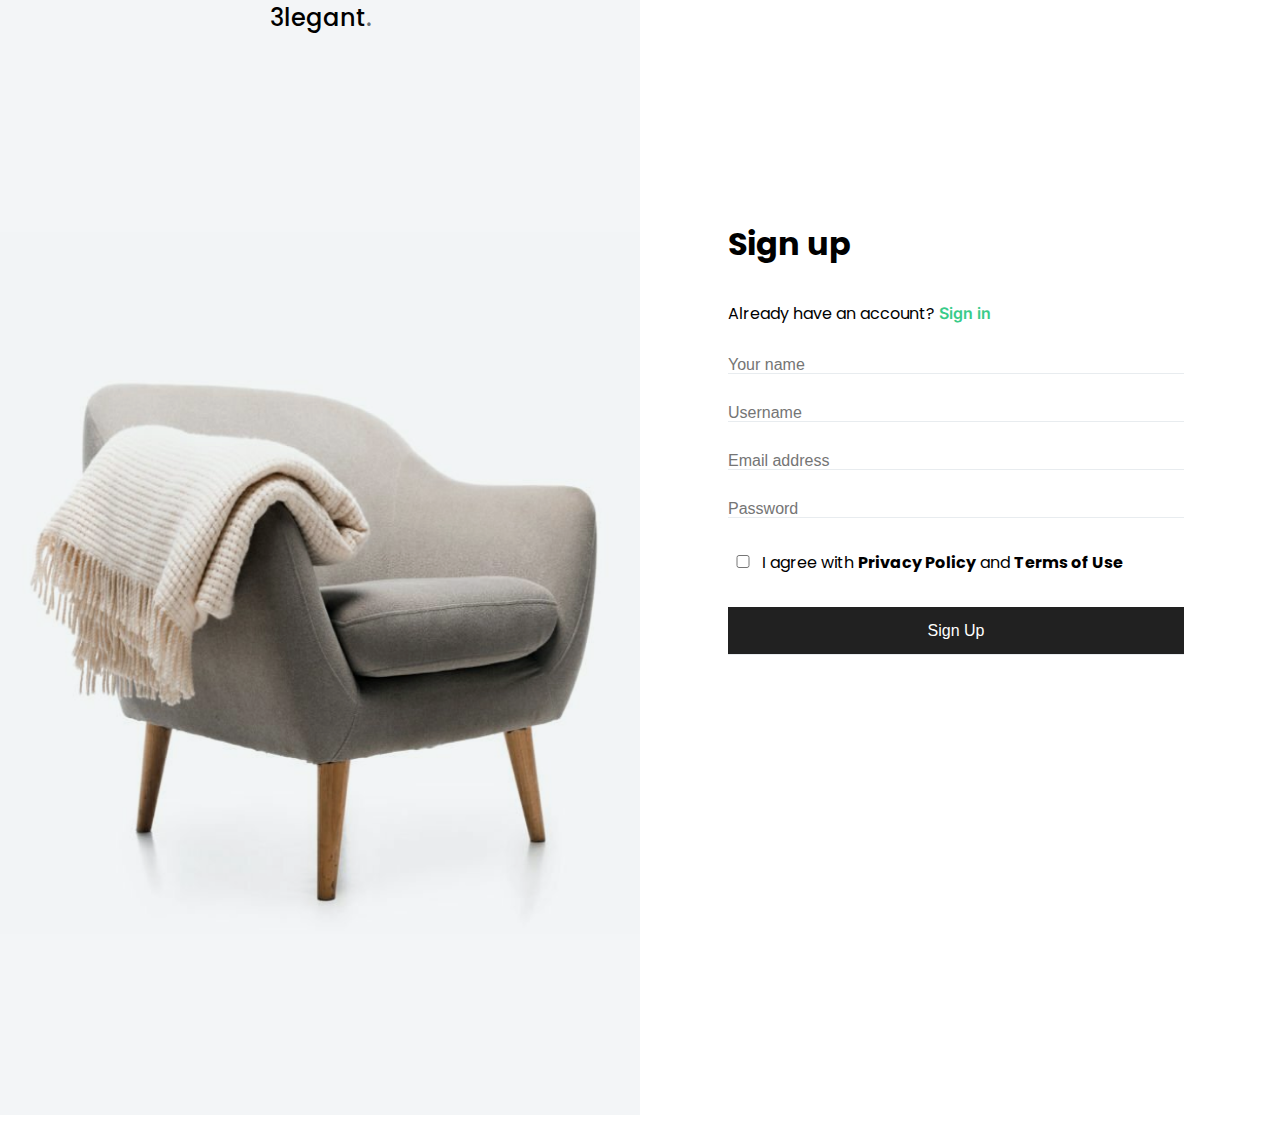
<file: index.html>
<!DOCTYPE html>
<html lang="en">
  <head>
    <meta charset="UTF-8" />
    <meta name="viewport" content="width=device-width, initial-scale=1.0" />
    <link
      rel="stylesheet"
      href="https://cdnjs.cloudflare.com/ajax/libs/font-awesome/6.5.1/css/all.min.css"
      integrity="sha512-DTOQO9RWCH3ppGqcWaEA1BIZOC6xxalwEsw9c2QQeAIftl+Vegovlnee1c9QX4TctnWMn13TZye+giMm8e2LwA=="
      crossorigin="anonymous"
      referrerpolicy="no-referrer"
    />
    <title>3legant.</title>
    <link rel="stylesheet" href="./assets/css/style.css" />
  </head>
  <body>

    <section class="sgnUp">
<div class="su-left-section">
      <div class="su-3legant-logo">
        <h3>3legant<span>.</span></h3>
      </div>
      <div class="su-image">
        <img src="./assets/images/signup/Paste image.png" alt="" />
      </div>
    </div>

    <main class="su-rightsection">
      <form action="#" id="sgnUp-form">
        <h1 class="sgnup-heading">Sign up</h1>
        <label for="#"> Already have an account? <a href="#">Sign in</a></label>
        <input type="text" id="name" placeholder="Your name" />
        <input type="text" id="user" placeholder="Username" />
        <input type="email" id="mail" placeholder="Email address" />
        <div class="password">
          <input type="password" id="pass" placeholder="Password" />
          <span><i class="fa-regular fa-eye"></i></span>
        </div>
        <div class="pr-term">
          <input type="checkbox" name="pr-term" id="pr-term" />
          <label for="pr-term">
            I agree with <strong>Privacy Policy</strong> and
            <strong>Terms of Use</strong></label
          >
        </div>
        <input type="submit" value="Sign Up" />
      </form>
    </main>
    </section>

    

  </body>
</html>
</file>
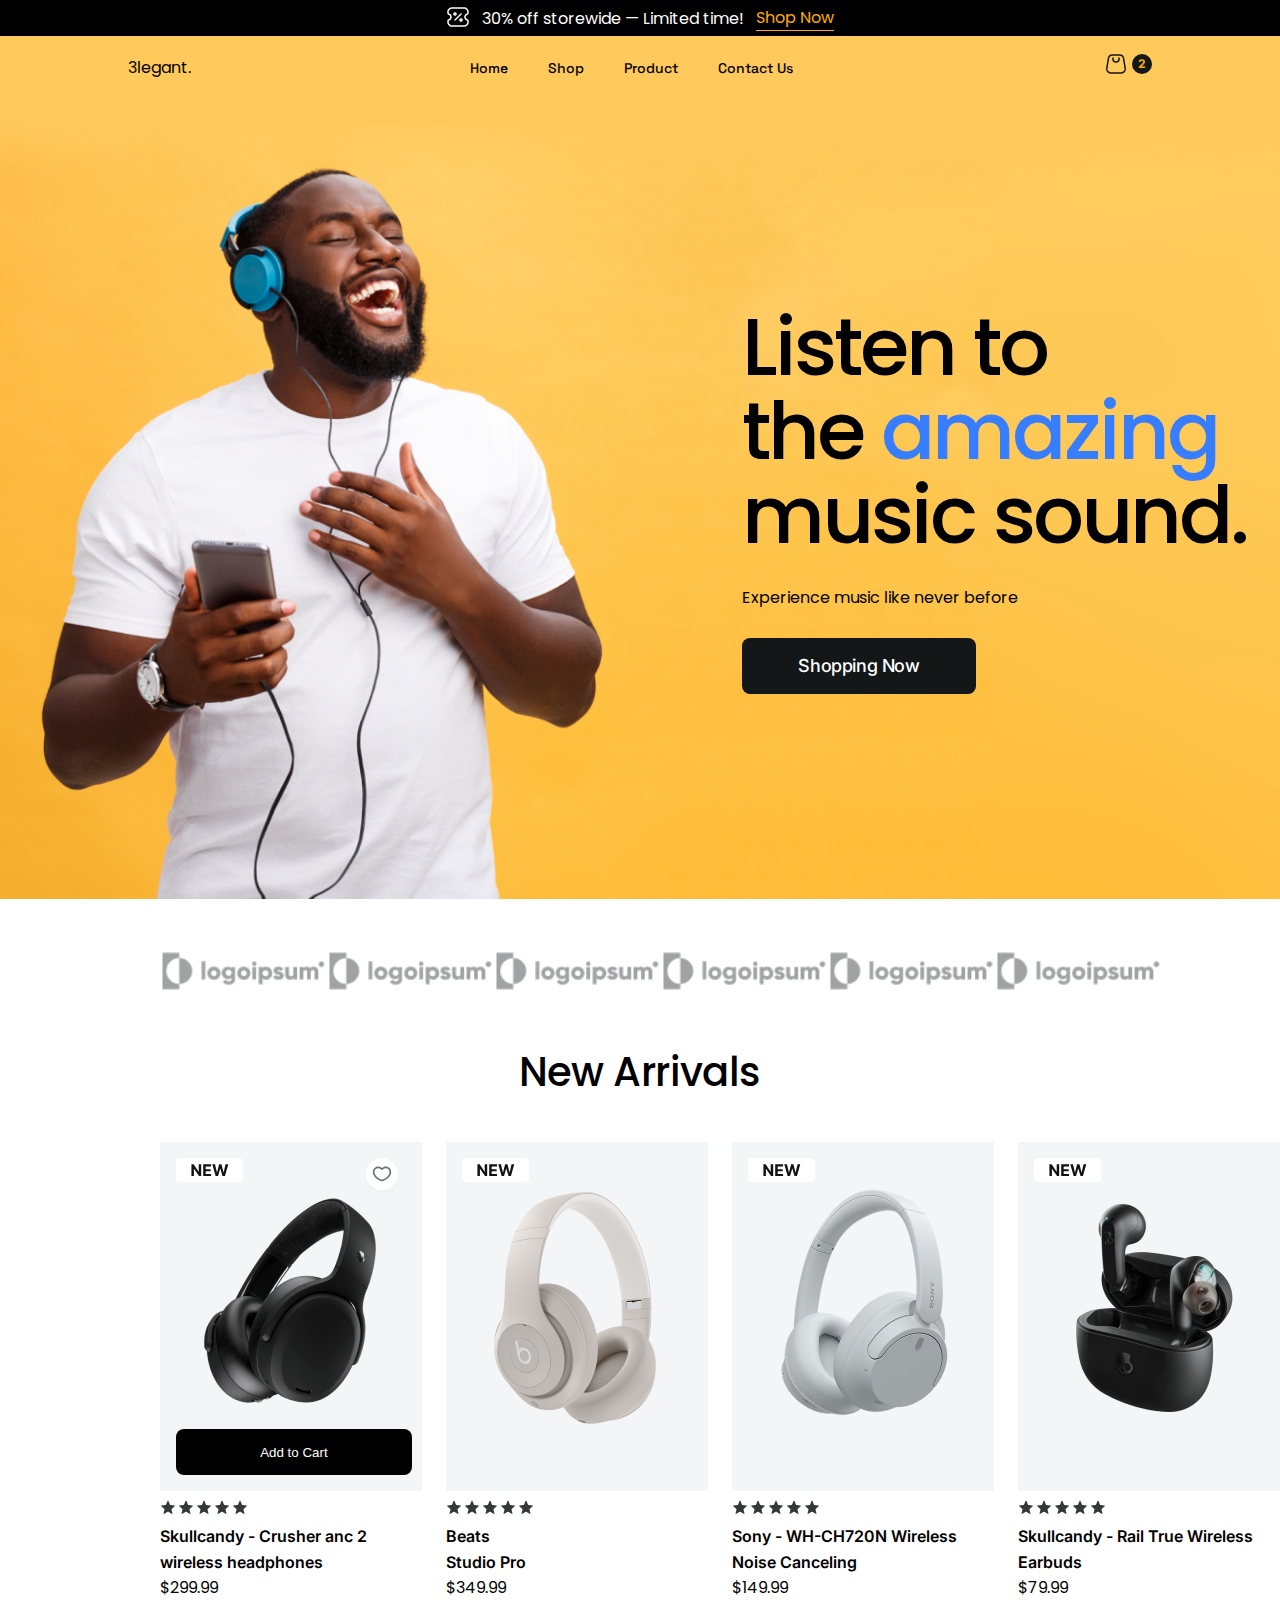
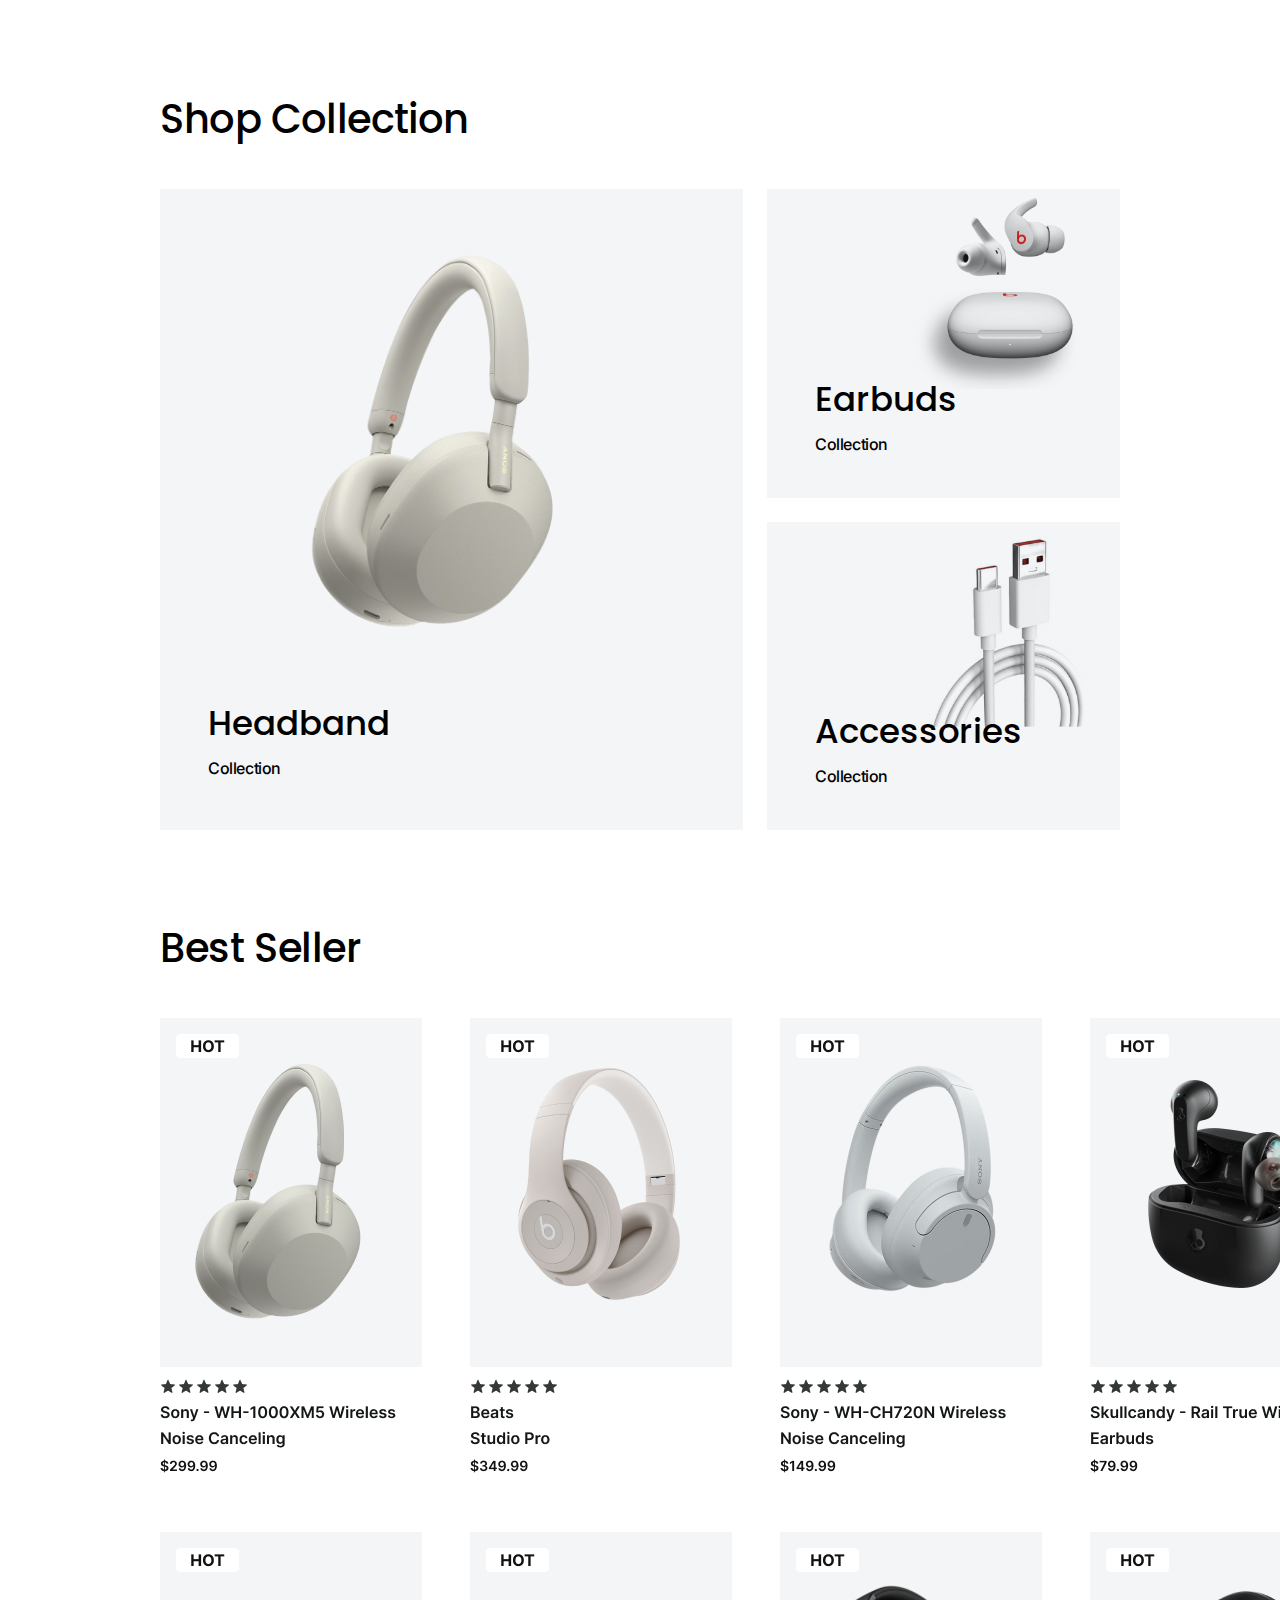
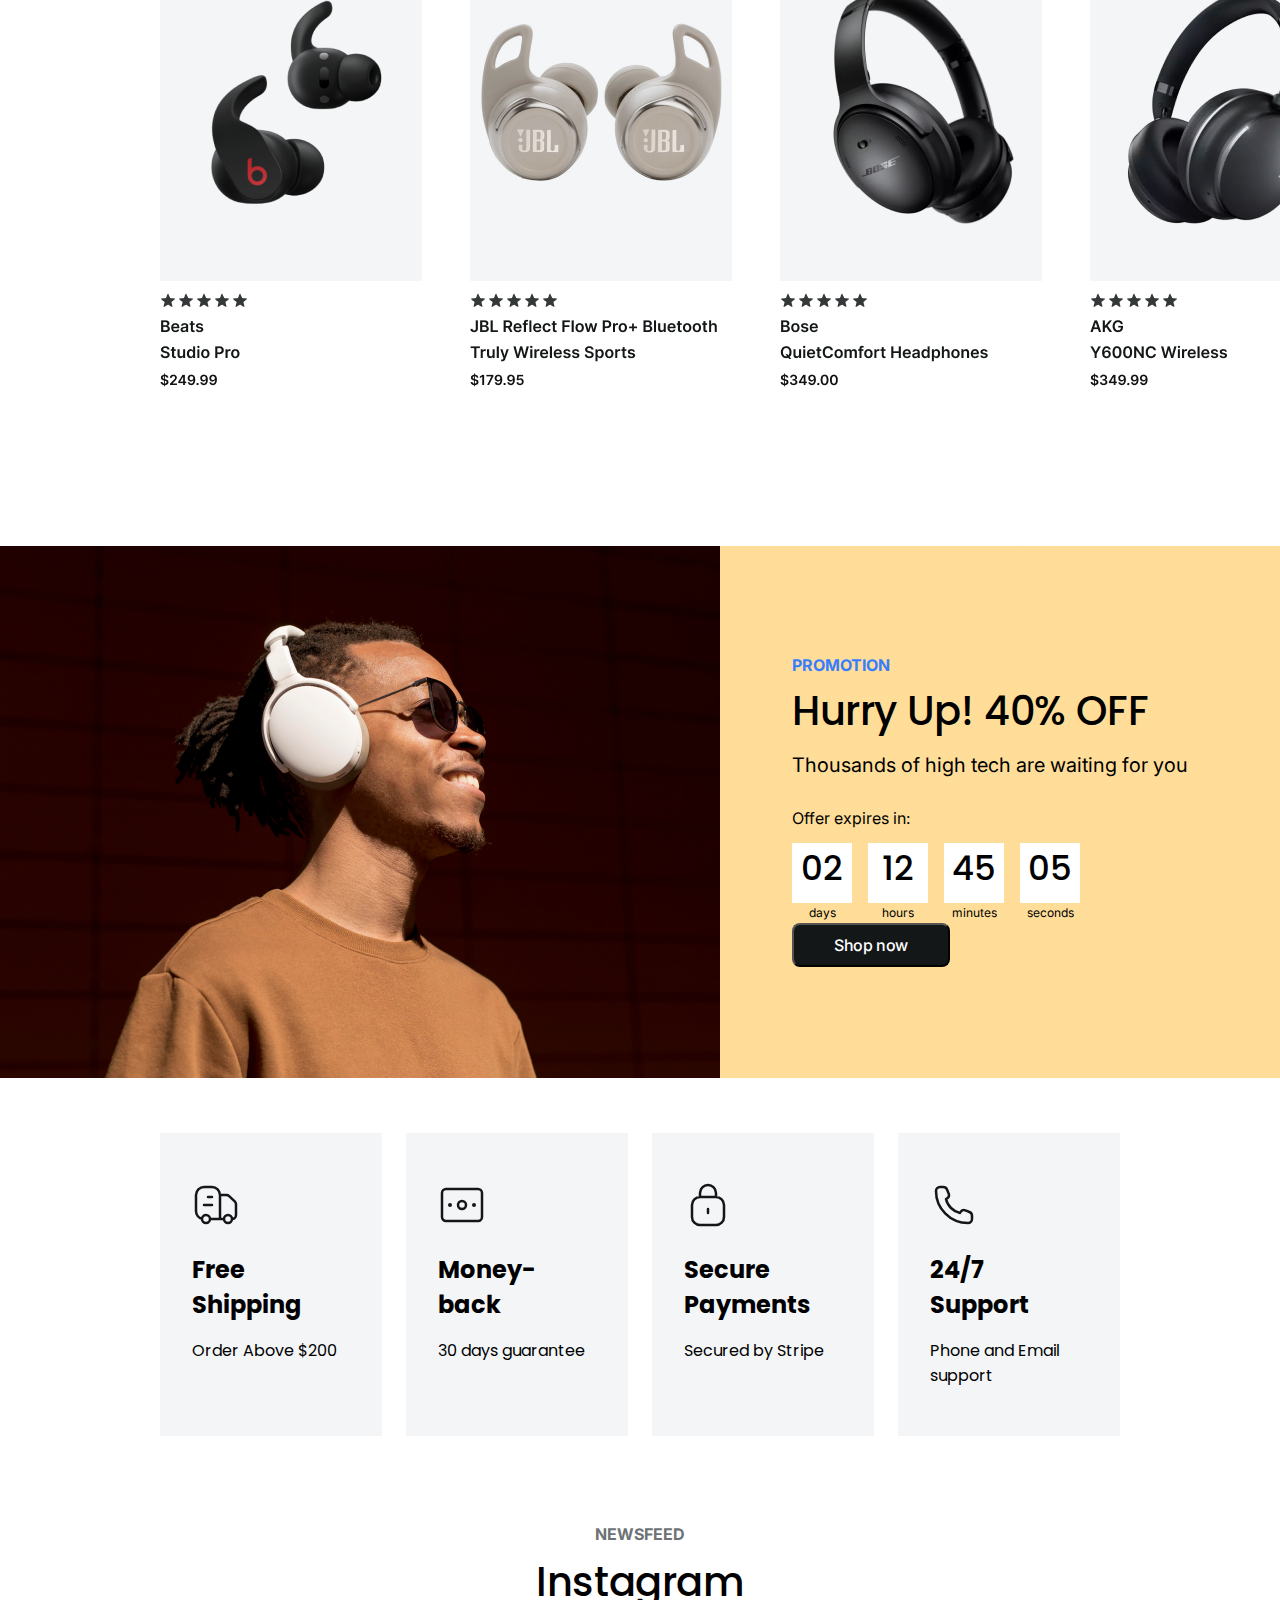
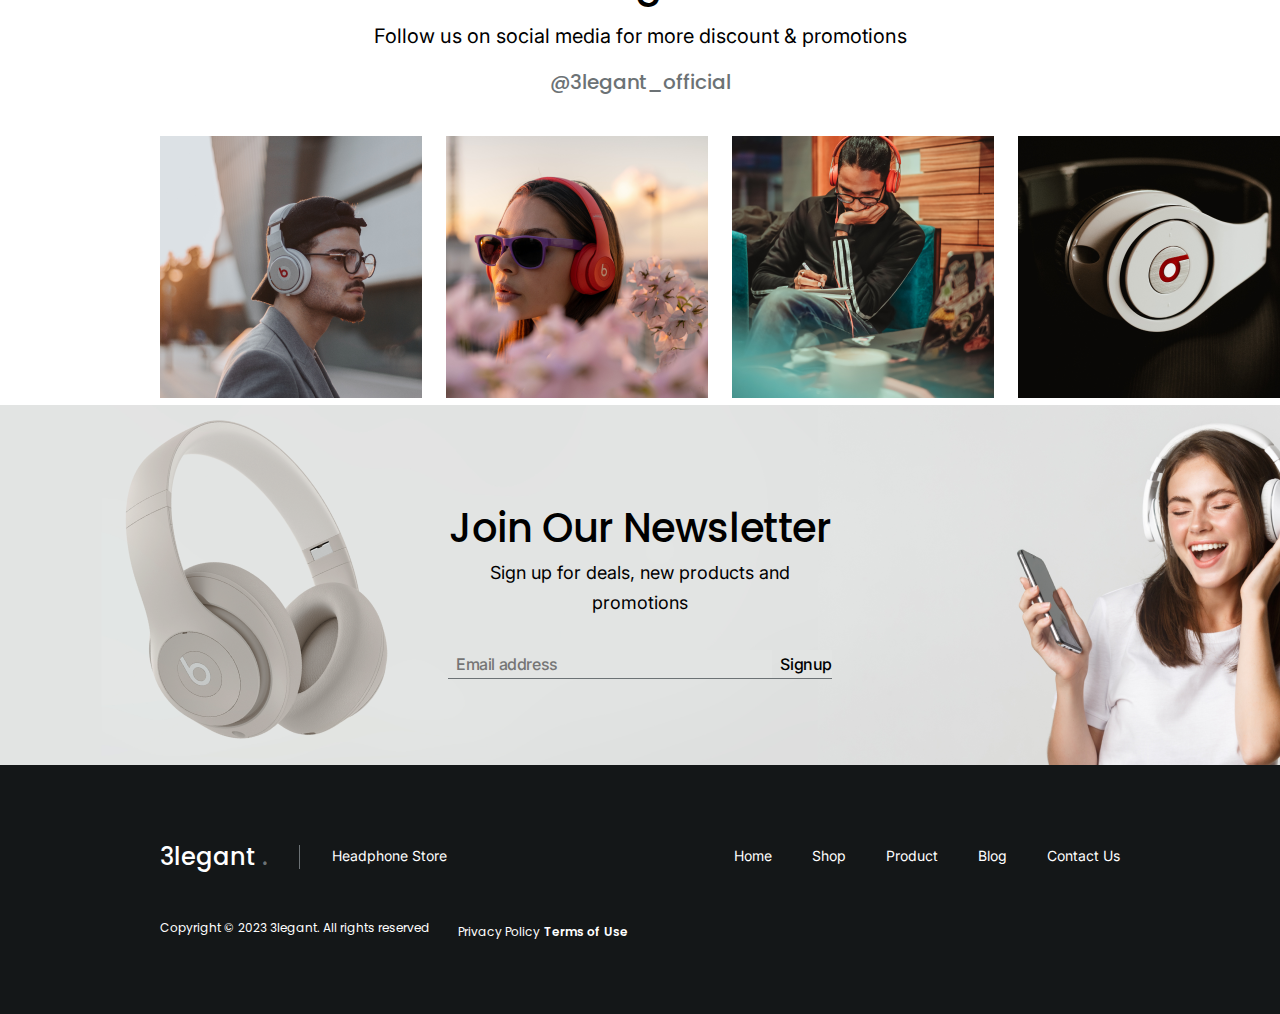
<file: homepage.html>
<!DOCTYPE html>
<html lang="en">
<head>
    <meta charset="UTF-8">
    <meta name="viewport" content="width=device-width, initial-scale=1.0">
    <title>Home page</title>
    <link rel="stylesheet" href="https://cdnjs.cloudflare.com/ajax/libs/font-awesome/6.5.1/css/all.min.css" integrity="sha512-DTOQO9RWCH3ppGqcWaEA1BIZOC6xxalwEsw9c2QQeAIftl+Vegovlnee1c9QX4TctnWMn13TZye+giMm8e2LwA==" crossorigin="anonymous" referrerpolicy="no-referrer" />
    <link rel="stylesheet" href="./assets/css/style.css">
</head>
<body>
    
    <section class="notBar">
        <div class="notBar-content">
            <span> <img src="./assets/images/notbar/ticket-percent.png" alt=""></span>
            <span>30% off storewide — Limited time! </span>
            <span>Shop Now <i class="fa-solid fa-arrow-right"></i></span>
</span>
        </div>
    </section>

    <!-- <nav class="navBar">
        
        <div class="navResponsive">
            <svg xmlns="http://www.w3.org/2000/svg" width="24" height="24" viewBox="0 0 24 24" fill="none">
                <path d="M7 8H17M7 12H17M7 16H17" stroke="#141718" stroke-width="1.5" stroke-linecap="round"/>
              </svg>
        </div>

        <div class="navBar-logo">
            <span>3legant.</span>
        </div>

        <div class="navBar-main">
            <ul class="navBar-list">
                <li> <a href="#">Home</a> </li>
                <li> <a href="#"> Shop <i class="fa-solid fa-chevron-down"></i> </a></li>
                <li> <a href="#"> Product <i class="fa-solid fa-chevron-down"></i></a></li>
                <li> <a href="#"> Contact Us </a></li>
            </ul>
        </div>

        <div class="navBar-icon">

            <div id="navSearch">
                <svg xmlns="http://www.w3.org/2000/svg" width="24" height="24" viewBox="0 0 24 24" fill="none">
                <path d="M18.5 18.5L22 22M21 11.5C21 6.25329 16.7467 2 11.5 2C6.25329 2 2 6.25329 2 11.5C2 16.7467 6.25329 21 11.5 21C16.7467 21 21 16.7467 21 11.5Z" stroke="#141718" stroke-width="1.5" stroke-linecap="round" stroke-linejoin="round"/>
              </svg>
            </div>

            <div id="navUser">
                <svg xmlns="http://www.w3.org/2000/svg" width="24" height="24" viewBox="0 0 24 24" fill="none">
                <path d="M18.5588 19.5488C17.5654 16.8918 15.0036 15 12 15C8.99638 15 6.4346 16.8918 5.44117 19.5488M18.5588 19.5488C20.6672 17.7154 22 15.0134 22 12C22 6.47715 17.5228 2 12 2C6.47715 2 2 6.47715 2 12C2 15.0134 3.33285 17.7154 5.44117 19.5488M18.5588 19.5488C16.8031 21.0756 14.5095 22 12 22C9.49052 22 7.19694 21.0756 5.44117 19.5488M15 9C15 10.6569 13.6569 12 12 12C10.3431 12 9 10.6569 9 9C9 7.34315 10.3431 6 12 6C13.6569 6 15 7.34315 15 9Z" stroke="#141718" stroke-width="1.5" stroke-linejoin="round"/></svg>
            </div>

            <div id="navShop">
                <svg xmlns="http://www.w3.org/2000/svg" width="24" height="24" viewBox="0 0 24 24" fill="none">
                <path d="M9 6L9 7C9 8.65685 10.3431 10 12 10C13.6569 10 15 8.65685 15 7V6" stroke="#141718" stroke-width="1.5" stroke-linecap="round" stroke-linejoin="round"/>
                <path d="M15.6115 3H8.38851C6.43316 3 4.7644 4.41365 4.44294 6.3424L2.77627 16.3424C2.36992 18.7805 4.25009 21 6.72185 21H17.2782C19.7499 21 21.6301 18.7805 21.2237 16.3424L19.5571 6.3424C19.2356 4.41365 17.5669 3 15.6115 3Z" stroke="#141718" stroke-width="1.5" stroke-linejoin="round"/>
              </svg>
              <span class="navEllipse"> <svg xmlns="http://www.w3.org/2000/svg" width="20" height="20" viewBox="0 0 20 20" fill="none">
                <circle cx="10" cy="10" r="10" fill="#141718"/>
              </svg> <span> 2 </span> </span> 
            </div>
            

        </div>

    </nav> -->


    <nav class="navbar">
        <div class="nav-container">
            <div class="nav-header">
                
                <div class="navResponsive">
                    <svg xmlns="http://www.w3.org/2000/svg" width="24" height="24" viewBox="0 0 24 24" fill="none">
                        <path d="M7 8H17M7 12H17M7 16H17" stroke="#141718" stroke-width="1.5" stroke-linecap="round"/>
                      </svg>
                </div>

                <div class="nav-logo">
                    3legant.
                </div>
            </div>

               <ul class="nav-list">
                <li><a href="#"> Home </a></li>
                <li><a href="#"> Shop </a> <i class="fa-solid fa-chevron-down"></i> </li>
                <li><a href="#"> Product </a> <i class="fa-solid fa-chevron-down"></i></li>
                <li><a href="#">Contact Us </a></li>
               </ul>

                 <div class="nav-icon">
                    <div class="icon"><i class="fa-solid fa-magnifying-glass"></i></div>
                    <div class="icon"><i class="fa-regular fa-circle-user"></i></div>
                    <div id="navShop">
                        <svg xmlns="http://www.w3.org/2000/svg" width="24" height="24" viewBox="0 0 24 24" fill="none">
                        <path d="M9 6L9 7C9 8.65685 10.3431 10 12 10C13.6569 10 15 8.65685 15 7V6" stroke="#141718" stroke-width="1.5" stroke-linecap="round" stroke-linejoin="round"/>
                        <path d="M15.6115 3H8.38851C6.43316 3 4.7644 4.41365 4.44294 6.3424L2.77627 16.3424C2.36992 18.7805 4.25009 21 6.72185 21H17.2782C19.7499 21 21.6301 18.7805 21.2237 16.3424L19.5571 6.3424C19.2356 4.41365 17.5669 3 15.6115 3Z" stroke="#141718" stroke-width="1.5" stroke-linejoin="round"/>
                      </svg>
                      <span class="navEllipse"> <svg xmlns="http://www.w3.org/2000/svg" width="20" height="20" viewBox="0 0 20 20" fill="none">
                        <circle cx="10" cy="10" r="10" fill="#141718"/>
                      </svg> <span> 2 </span> </span> 
                    </div>

                 </div>
            </div>
        
    </nav>

    <header class="imgPlace">
        <div class="imgPlace-content">
            <h2>Listen to <br> the <span> amazing </span> music sound.</h2>
            <p> Experience music like never before</p>
            <button> <a href="#"> Shopping Now </a> </button>
        </div>
        
    </header>

    <section class="brandsLogos">
       
        <div id="logo-1">
            <svg width="167" height="64" viewBox="0 0 167 64" fill="none" xmlns="http://www.w3.org/2000/svg" xmlns:xlink="http://www.w3.org/1999/xlink">
            <g opacity="0.4">
            <rect width="167" height="64" fill="url(#pattern0)"/>
            </g>
            <defs>
            <pattern id="pattern0" patternContentUnits="objectBoundingBox" width="1" height="1">
            <use xlink:href="#image0_91_11526" transform="matrix(0.00746269 0 0 0.0194729 0 0.16896)"/>
            </pattern>
            <image id="image0_91_11526" width="134" height="34" xlink:href="[data-uri]"/>
            </defs> </svg>
        </div>

        <div id="logo-2">
            <svg width="167" height="64" viewBox="0 0 167 64" fill="none" xmlns="http://www.w3.org/2000/svg" xmlns:xlink="http://www.w3.org/1999/xlink">
                <g opacity="0.4">
                <rect width="167" height="64" fill="url(#pattern0)"/>
                </g>
                <defs>
                <pattern id="pattern0" patternContentUnits="objectBoundingBox" width="1" height="1">
                <use xlink:href="#image0_91_11508" transform="matrix(0.00649351 0 0 0.016944 0 0.127232)"/>
                </pattern>
                <image id="image0_91_11508" width="154" height="44" xlink:href="[data-uri]"/>
                </defs>
                </svg>
                
                </svg>
                
        </div>

        <div id="logo-3">
            <svg width="167" height="64" viewBox="0 0 167 64" fill="none" xmlns="http://www.w3.org/2000/svg" xmlns:xlink="http://www.w3.org/1999/xlink">
                <g opacity="0.4">
                <rect width="167" height="64" fill="url(#pattern0)"/>
                </g>
                <defs>
                <pattern id="pattern0" patternContentUnits="objectBoundingBox" width="1" height="1">
                <use xlink:href="#image0_91_11510" transform="matrix(0.00757576 0 0 0.019768 0 0.15406)"/>
                </pattern>
                <image id="image0_91_11510" width="132" height="35" xlink:href="[data-uri]"/>
                </defs>
                </svg>
                
        </div>

        <div id="logo-4">
            <svg width="167" height="64" viewBox="0 0 167 64" fill="none" xmlns="http://www.w3.org/2000/svg" xmlns:xlink="http://www.w3.org/1999/xlink">
                <g opacity="0.4">
                <rect width="167" height="64" fill="url(#pattern0)"/>
                </g>
                <defs>
                <pattern id="pattern0" patternContentUnits="objectBoundingBox" width="1" height="1">
                <use xlink:href="#image0_91_11477" transform="matrix(0.00591716 0 0 0.0154401 0 0.175758)"/>
                </pattern>
                <image id="image0_91_11477" width="169" height="42" xlink:href="[data-uri]"/>
                </defs>
                </svg>
                
        </div>

        <div id="logo-5">
            <svg width="167" height="64" viewBox="0 0 167 64" fill="none" xmlns="http://www.w3.org/2000/svg" xmlns:xlink="http://www.w3.org/1999/xlink">
                <g opacity="0.4">
                <rect width="167" height="64" fill="url(#pattern0)"/>
                </g>
                <defs>
                <pattern id="pattern0" patternContentUnits="objectBoundingBox" width="1" height="1">
                <use xlink:href="#image0_91_11490" transform="matrix(0.00806452 0 0 0.0210433 0 0.163306)"/>
                </pattern>
                <image id="image0_91_11490" width="124" height="32" xlink:href="[data-uri]"/>
                </defs>
                </svg>
                
        </div>

        <div id="logo-6">
            <svg width="167" height="64" viewBox="0 0 167 64" fill="none" xmlns="http://www.w3.org/2000/svg" xmlns:xlink="http://www.w3.org/1999/xlink">
                <g opacity="0.4">
                <rect width="167" height="64" fill="url(#pattern0)"/>
                </g>
                <defs>
                <pattern id="pattern0" patternContentUnits="objectBoundingBox" width="1" height="1">
                <use xlink:href="#image0_91_11524" transform="matrix(0.00746269 0 0 0.0194729 0 0.16896)"/>
                </pattern>
                <image id="image0_91_11524" width="134" height="34" xlink:href="[data-uri]"/>
                </defs>
                </svg>
                
        </div>

    </section>

    <section class="newArrivals">
    <h2> New Arrivals </h2>
    
    <div class="nwCards">
        
        <div class="nwCard nwCard-1">
            
           <div class="nwCard-box">
            <svg id="newBtn" 
            width="67" height="24" viewBox="0 0 67 24" fill="none" xmlns="http://www.w3.org/2000/svg">
            <rect width="67" height="24" rx="4" fill="white"/>
            <path d="M25.174 6.36364V18H23.049L17.9865 10.6761H17.9013V18H15.4411V6.36364H17.6001L22.6229 13.6818H22.7251V6.36364H25.174ZM27.2067 18V6.36364H35.0476V8.39205H29.6669V11.1648H34.6442V13.1932H29.6669V15.9716H35.0703V18H27.2067ZM39.6229 18L36.2933 6.36364H38.9808L40.907 14.4489H41.0036L43.1286 6.36364H45.4297L47.549 14.4659H47.6513L49.5774 6.36364H52.2649L48.9354 18H46.5376L44.3217 10.392H44.2308L42.0206 18H39.6229Z" fill="#121212"/>
            </svg>   
            <img src="./assets/images/new-arrivals/1product.png" alt="new arrival headphone">
            <svg id="heart" 
        width="48" height="48" viewBox="0 0 48 48" fill="none" xmlns="http://www.w3.org/2000/svg">
            <g filter="url(#filter0_d_556_434)">
            <rect x="8" width="32" height="32" rx="16" fill="white"/>
            <path fill-rule="evenodd" clip-rule="evenodd" d="M24.577 11.7642C24.2546 12.0736 23.7454 12.0736 23.423 11.7642L22.846 11.2105C22.1707 10.5624 21.2583 10.1667 20.25 10.1667C18.1789 10.1667 16.5 11.8456 16.5 13.9167C16.5 15.9022 17.5748 17.5417 19.1265 18.8888C20.6794 20.237 22.5362 21.1312 23.6455 21.5876C23.8775 21.683 24.1225 21.683 24.3545 21.5876C25.4638 21.1312 27.3206 20.237 28.8735 18.8888C30.4252 17.5417 31.5 15.9022 31.5 13.9167C31.5 11.8456 29.8211 10.1667 27.75 10.1667C26.7417 10.1667 25.8294 10.5624 25.154 11.2105L24.577 11.7642ZM24 10.008C23.0268 9.074 21.7054 8.5 20.25 8.5C17.2585 8.5 14.8333 10.9251 14.8333 13.9167C14.8333 19.2235 20.642 22.1542 23.0115 23.1289C23.6496 23.3914 24.3504 23.3914 24.9885 23.1289C27.3581 22.1542 33.1667 19.2235 33.1667 13.9167C33.1667 10.9251 30.7416 8.5 27.75 8.5C26.2946 8.5 24.9733 9.074 24 10.008Z" fill="#6C7275"/>
            </g>
            <defs>
            <filter id="filter0_d_556_434" x="0" y="0" width="48" height="48" filterUnits="userSpaceOnUse" color-interpolation-filters="sRGB">
            <feFlood flood-opacity="0" result="BackgroundImageFix"/>
            <feColorMatrix in="SourceAlpha" type="matrix" values="0 0 0 0 0 0 0 0 0 0 0 0 0 0 0 0 0 0 127 0" result="hardAlpha"/>
            <feMorphology radius="8" operator="erode" in="SourceAlpha" result="effect1_dropShadow_556_434"/>
            <feOffset dy="8"/>
            <feGaussianBlur stdDeviation="8"/>
            <feColorMatrix type="matrix" values="0 0 0 0 0.0583333 0 0 0 0 0.0583333 0 0 0 0 0.0583333 0 0 0 0.12 0"/>
            <feBlend mode="multiply" in2="BackgroundImageFix" result="effect1_dropShadow_556_434"/>
            <feBlend mode="normal" in="SourceGraphic" in2="effect1_dropShadow_556_434" result="shape"/>
            </filter>
            </defs>
            </svg>
            <button id="addBtn" > 
            Add to Cart
            </button>
           </div>  
            <div class="nwCard-content">
                <div class="nwCard-star">
                    <span>
                        <svg width="88" height="16" viewBox="0 0 88 16" fill="none" xmlns="http://www.w3.org/2000/svg">
                            <path d="M79.5383 1.10997C79.7091 0.699319 80.2909 0.699318 80.4617 1.10996L81.9987 4.80556C82.0707 4.97868 82.2336 5.09696 82.4204 5.11194L86.4102 5.4318C86.8535 5.46734 87.0332 6.02059 86.6955 6.30993L83.6557 8.91378C83.5133 9.03576 83.4512 9.22715 83.4947 9.40952L84.4234 13.3028C84.5265 13.7354 84.0559 14.0773 83.6764 13.8455L80.2606 11.7592C80.1006 11.6615 79.8994 11.6615 79.7394 11.7592L76.3236 13.8455C75.9441 14.0773 75.4735 13.7354 75.5766 13.3028L76.5053 9.40952C76.5488 9.22715 76.4867 9.03576 76.3443 8.91378L73.3045 6.30993C72.9668 6.02059 73.1465 5.46734 73.5898 5.4318L77.5796 5.11194C77.7664 5.09696 77.9293 4.97868 78.0013 4.80556L79.5383 1.10997Z" fill="#343839"/>
                            <path d="M61.5383 1.10997C61.7091 0.699319 62.2909 0.699318 62.4617 1.10996L63.9987 4.80556C64.0707 4.97868 64.2336 5.09696 64.4204 5.11194L68.4102 5.4318C68.8535 5.46734 69.0332 6.02059 68.6955 6.30993L65.6557 8.91378C65.5133 9.03576 65.4512 9.22715 65.4947 9.40952L66.4234 13.3028C66.5265 13.7354 66.0559 14.0773 65.6764 13.8455L62.2606 11.7592C62.1006 11.6615 61.8994 11.6615 61.7394 11.7592L58.3236 13.8455C57.9441 14.0773 57.4735 13.7354 57.5766 13.3028L58.5053 9.40952C58.5488 9.22715 58.4867 9.03576 58.3443 8.91378L55.3045 6.30993C54.9668 6.02059 55.1465 5.46734 55.5898 5.4318L59.5796 5.11194C59.7664 5.09696 59.9293 4.97868 60.0013 4.80556L61.5383 1.10997Z" fill="#343839"/>
                            <path d="M43.5383 1.10997C43.7091 0.699319 44.2909 0.699318 44.4617 1.10996L45.9987 4.80556C46.0707 4.97868 46.2336 5.09696 46.4204 5.11194L50.4102 5.4318C50.8535 5.46734 51.0332 6.02059 50.6955 6.30993L47.6557 8.91378C47.5133 9.03576 47.4512 9.22715 47.4947 9.40952L48.4234 13.3028C48.5265 13.7354 48.0559 14.0773 47.6764 13.8455L44.2606 11.7592C44.1006 11.6615 43.8994 11.6615 43.7394 11.7592L40.3236 13.8455C39.9441 14.0773 39.4735 13.7354 39.5766 13.3028L40.5053 9.40952C40.5488 9.22715 40.4867 9.03576 40.3443 8.91378L37.3045 6.30993C36.9668 6.02059 37.1465 5.46734 37.5898 5.4318L41.5796 5.11194C41.7664 5.09696 41.9293 4.97868 42.0013 4.80556L43.5383 1.10997Z" fill="#343839"/>
                            <path d="M25.5383 1.10997C25.7091 0.699319 26.2909 0.699318 26.4617 1.10996L27.9987 4.80556C28.0707 4.97868 28.2336 5.09696 28.4204 5.11194L32.4102 5.4318C32.8535 5.46734 33.0332 6.02059 32.6955 6.30993L29.6557 8.91378C29.5133 9.03576 29.4512 9.22715 29.4947 9.40952L30.4234 13.3028C30.5265 13.7354 30.0559 14.0773 29.6764 13.8455L26.2606 11.7592C26.1006 11.6615 25.8994 11.6615 25.7394 11.7592L22.3236 13.8455C21.9441 14.0773 21.4735 13.7354 21.5766 13.3028L22.5053 9.40952C22.5488 9.22715 22.4867 9.03576 22.3443 8.91378L19.3045 6.30993C18.9668 6.02059 19.1465 5.46734 19.5898 5.4318L23.5796 5.11194C23.7664 5.09696 23.9293 4.97868 24.0013 4.80556L25.5383 1.10997Z" fill="#343839"/>
                            <path d="M7.53834 1.10997C7.70914 0.699319 8.29086 0.699318 8.46166 1.10996L9.99874 4.80556C10.0707 4.97868 10.2336 5.09696 10.4204 5.11194L14.4102 5.4318C14.8535 5.46734 15.0332 6.02059 14.6955 6.30993L11.6557 8.91378C11.5133 9.03576 11.4512 9.22715 11.4947 9.40952L12.4234 13.3028C12.5265 13.7354 12.0559 14.0773 11.6764 13.8455L8.26063 11.7592C8.10062 11.6615 7.89938 11.6615 7.73937 11.7592L4.32363 13.8455C3.94408 14.0773 3.47345 13.7354 3.57665 13.3028L4.50534 9.40952C4.54884 9.22715 4.48665 9.03576 4.34426 8.91378L1.30453 6.30993C0.966758 6.02059 1.14652 5.46734 1.58985 5.4318L5.57955 5.11194C5.76645 5.09696 5.92925 4.97868 6.00126 4.80556L7.53834 1.10997Z" fill="#343839"/>
                            </svg>
                            
                    </span>
                </div>
                <div class="nwCard-name">
                  <span> Skullcandy - Crusher anc 2 wireless headphones</span> 
                </div>
                <div class="nwCard-price">
                    $299.99
                </div>
        </div>   
        </div>
      
        <div class="nwCard nwCard-2">
             <div class="nwCard-box">
             
                <svg id="newBtn" 
                width="67" height="24" viewBox="0 0 67 24" fill="none" xmlns="http://www.w3.org/2000/svg">
                <rect width="67" height="24" rx="4" fill="white"/>
                <path d="M25.174 6.36364V18H23.049L17.9865 10.6761H17.9013V18H15.4411V6.36364H17.6001L22.6229 13.6818H22.7251V6.36364H25.174ZM27.2067 18V6.36364H35.0476V8.39205H29.6669V11.1648H34.6442V13.1932H29.6669V15.9716H35.0703V18H27.2067ZM39.6229 18L36.2933 6.36364H38.9808L40.907 14.4489H41.0036L43.1286 6.36364H45.4297L47.549 14.4659H47.6513L49.5774 6.36364H52.2649L48.9354 18H46.5376L44.3217 10.392H44.2308L42.0206 18H39.6229Z" fill="#121212"/>
                </svg>
                <img src="./assets/images/new-arrivals/2product.png" alt="new arrival headphone">

             </div>

             <div class="nwCard-content">
                <div class="nwCard-star">
                    <span>
                        <svg width="88" height="16" viewBox="0 0 88 16" fill="none" xmlns="http://www.w3.org/2000/svg">
                            <path d="M79.5383 1.10997C79.7091 0.699319 80.2909 0.699318 80.4617 1.10996L81.9987 4.80556C82.0707 4.97868 82.2336 5.09696 82.4204 5.11194L86.4102 5.4318C86.8535 5.46734 87.0332 6.02059 86.6955 6.30993L83.6557 8.91378C83.5133 9.03576 83.4512 9.22715 83.4947 9.40952L84.4234 13.3028C84.5265 13.7354 84.0559 14.0773 83.6764 13.8455L80.2606 11.7592C80.1006 11.6615 79.8994 11.6615 79.7394 11.7592L76.3236 13.8455C75.9441 14.0773 75.4735 13.7354 75.5766 13.3028L76.5053 9.40952C76.5488 9.22715 76.4867 9.03576 76.3443 8.91378L73.3045 6.30993C72.9668 6.02059 73.1465 5.46734 73.5898 5.4318L77.5796 5.11194C77.7664 5.09696 77.9293 4.97868 78.0013 4.80556L79.5383 1.10997Z" fill="#343839"/>
                            <path d="M61.5383 1.10997C61.7091 0.699319 62.2909 0.699318 62.4617 1.10996L63.9987 4.80556C64.0707 4.97868 64.2336 5.09696 64.4204 5.11194L68.4102 5.4318C68.8535 5.46734 69.0332 6.02059 68.6955 6.30993L65.6557 8.91378C65.5133 9.03576 65.4512 9.22715 65.4947 9.40952L66.4234 13.3028C66.5265 13.7354 66.0559 14.0773 65.6764 13.8455L62.2606 11.7592C62.1006 11.6615 61.8994 11.6615 61.7394 11.7592L58.3236 13.8455C57.9441 14.0773 57.4735 13.7354 57.5766 13.3028L58.5053 9.40952C58.5488 9.22715 58.4867 9.03576 58.3443 8.91378L55.3045 6.30993C54.9668 6.02059 55.1465 5.46734 55.5898 5.4318L59.5796 5.11194C59.7664 5.09696 59.9293 4.97868 60.0013 4.80556L61.5383 1.10997Z" fill="#343839"/>
                            <path d="M43.5383 1.10997C43.7091 0.699319 44.2909 0.699318 44.4617 1.10996L45.9987 4.80556C46.0707 4.97868 46.2336 5.09696 46.4204 5.11194L50.4102 5.4318C50.8535 5.46734 51.0332 6.02059 50.6955 6.30993L47.6557 8.91378C47.5133 9.03576 47.4512 9.22715 47.4947 9.40952L48.4234 13.3028C48.5265 13.7354 48.0559 14.0773 47.6764 13.8455L44.2606 11.7592C44.1006 11.6615 43.8994 11.6615 43.7394 11.7592L40.3236 13.8455C39.9441 14.0773 39.4735 13.7354 39.5766 13.3028L40.5053 9.40952C40.5488 9.22715 40.4867 9.03576 40.3443 8.91378L37.3045 6.30993C36.9668 6.02059 37.1465 5.46734 37.5898 5.4318L41.5796 5.11194C41.7664 5.09696 41.9293 4.97868 42.0013 4.80556L43.5383 1.10997Z" fill="#343839"/>
                            <path d="M25.5383 1.10997C25.7091 0.699319 26.2909 0.699318 26.4617 1.10996L27.9987 4.80556C28.0707 4.97868 28.2336 5.09696 28.4204 5.11194L32.4102 5.4318C32.8535 5.46734 33.0332 6.02059 32.6955 6.30993L29.6557 8.91378C29.5133 9.03576 29.4512 9.22715 29.4947 9.40952L30.4234 13.3028C30.5265 13.7354 30.0559 14.0773 29.6764 13.8455L26.2606 11.7592C26.1006 11.6615 25.8994 11.6615 25.7394 11.7592L22.3236 13.8455C21.9441 14.0773 21.4735 13.7354 21.5766 13.3028L22.5053 9.40952C22.5488 9.22715 22.4867 9.03576 22.3443 8.91378L19.3045 6.30993C18.9668 6.02059 19.1465 5.46734 19.5898 5.4318L23.5796 5.11194C23.7664 5.09696 23.9293 4.97868 24.0013 4.80556L25.5383 1.10997Z" fill="#343839"/>
                            <path d="M7.53834 1.10997C7.70914 0.699319 8.29086 0.699318 8.46166 1.10996L9.99874 4.80556C10.0707 4.97868 10.2336 5.09696 10.4204 5.11194L14.4102 5.4318C14.8535 5.46734 15.0332 6.02059 14.6955 6.30993L11.6557 8.91378C11.5133 9.03576 11.4512 9.22715 11.4947 9.40952L12.4234 13.3028C12.5265 13.7354 12.0559 14.0773 11.6764 13.8455L8.26063 11.7592C8.10062 11.6615 7.89938 11.6615 7.73937 11.7592L4.32363 13.8455C3.94408 14.0773 3.47345 13.7354 3.57665 13.3028L4.50534 9.40952C4.54884 9.22715 4.48665 9.03576 4.34426 8.91378L1.30453 6.30993C0.966758 6.02059 1.14652 5.46734 1.58985 5.4318L5.57955 5.11194C5.76645 5.09696 5.92925 4.97868 6.00126 4.80556L7.53834 1.10997Z" fill="#343839"/>
                            </svg>
                            
                    </span>
                </div>
                <div class="nwCard-name">
                  <span>Beats <br>
                    Studio Pro</span> 
                </div>
                <div class="nwCard-price">
                    $349.99
                </div>
             
             
           
        </div>
      
        </div>
      
        <div class="nwCard nwCard-3">

            <div class="nwCard-box">
                    <svg id="newBtn" 
            width="67" height="24" viewBox="0 0 67 24" fill="none" xmlns="http://www.w3.org/2000/svg">
            <rect width="67" height="24" rx="4" fill="white"/>
            <path d="M25.174 6.36364V18H23.049L17.9865 10.6761H17.9013V18H15.4411V6.36364H17.6001L22.6229 13.6818H22.7251V6.36364H25.174ZM27.2067 18V6.36364H35.0476V8.39205H29.6669V11.1648H34.6442V13.1932H29.6669V15.9716H35.0703V18H27.2067ZM39.6229 18L36.2933 6.36364H38.9808L40.907 14.4489H41.0036L43.1286 6.36364H45.4297L47.549 14.4659H47.6513L49.5774 6.36364H52.2649L48.9354 18H46.5376L44.3217 10.392H44.2308L42.0206 18H39.6229Z" fill="#121212"/>
            </svg>
            <img src="./assets/images/new-arrivals/3product.png" alt="new arrival headphone">
        
            </div>

            <div class="nwCard-content">
                <div class="nwCard-star">
                    <span>
                        <svg width="88" height="16" viewBox="0 0 88 16" fill="none" xmlns="http://www.w3.org/2000/svg">
                            <path d="M79.5383 1.10997C79.7091 0.699319 80.2909 0.699318 80.4617 1.10996L81.9987 4.80556C82.0707 4.97868 82.2336 5.09696 82.4204 5.11194L86.4102 5.4318C86.8535 5.46734 87.0332 6.02059 86.6955 6.30993L83.6557 8.91378C83.5133 9.03576 83.4512 9.22715 83.4947 9.40952L84.4234 13.3028C84.5265 13.7354 84.0559 14.0773 83.6764 13.8455L80.2606 11.7592C80.1006 11.6615 79.8994 11.6615 79.7394 11.7592L76.3236 13.8455C75.9441 14.0773 75.4735 13.7354 75.5766 13.3028L76.5053 9.40952C76.5488 9.22715 76.4867 9.03576 76.3443 8.91378L73.3045 6.30993C72.9668 6.02059 73.1465 5.46734 73.5898 5.4318L77.5796 5.11194C77.7664 5.09696 77.9293 4.97868 78.0013 4.80556L79.5383 1.10997Z" fill="#343839"/>
                            <path d="M61.5383 1.10997C61.7091 0.699319 62.2909 0.699318 62.4617 1.10996L63.9987 4.80556C64.0707 4.97868 64.2336 5.09696 64.4204 5.11194L68.4102 5.4318C68.8535 5.46734 69.0332 6.02059 68.6955 6.30993L65.6557 8.91378C65.5133 9.03576 65.4512 9.22715 65.4947 9.40952L66.4234 13.3028C66.5265 13.7354 66.0559 14.0773 65.6764 13.8455L62.2606 11.7592C62.1006 11.6615 61.8994 11.6615 61.7394 11.7592L58.3236 13.8455C57.9441 14.0773 57.4735 13.7354 57.5766 13.3028L58.5053 9.40952C58.5488 9.22715 58.4867 9.03576 58.3443 8.91378L55.3045 6.30993C54.9668 6.02059 55.1465 5.46734 55.5898 5.4318L59.5796 5.11194C59.7664 5.09696 59.9293 4.97868 60.0013 4.80556L61.5383 1.10997Z" fill="#343839"/>
                            <path d="M43.5383 1.10997C43.7091 0.699319 44.2909 0.699318 44.4617 1.10996L45.9987 4.80556C46.0707 4.97868 46.2336 5.09696 46.4204 5.11194L50.4102 5.4318C50.8535 5.46734 51.0332 6.02059 50.6955 6.30993L47.6557 8.91378C47.5133 9.03576 47.4512 9.22715 47.4947 9.40952L48.4234 13.3028C48.5265 13.7354 48.0559 14.0773 47.6764 13.8455L44.2606 11.7592C44.1006 11.6615 43.8994 11.6615 43.7394 11.7592L40.3236 13.8455C39.9441 14.0773 39.4735 13.7354 39.5766 13.3028L40.5053 9.40952C40.5488 9.22715 40.4867 9.03576 40.3443 8.91378L37.3045 6.30993C36.9668 6.02059 37.1465 5.46734 37.5898 5.4318L41.5796 5.11194C41.7664 5.09696 41.9293 4.97868 42.0013 4.80556L43.5383 1.10997Z" fill="#343839"/>
                            <path d="M25.5383 1.10997C25.7091 0.699319 26.2909 0.699318 26.4617 1.10996L27.9987 4.80556C28.0707 4.97868 28.2336 5.09696 28.4204 5.11194L32.4102 5.4318C32.8535 5.46734 33.0332 6.02059 32.6955 6.30993L29.6557 8.91378C29.5133 9.03576 29.4512 9.22715 29.4947 9.40952L30.4234 13.3028C30.5265 13.7354 30.0559 14.0773 29.6764 13.8455L26.2606 11.7592C26.1006 11.6615 25.8994 11.6615 25.7394 11.7592L22.3236 13.8455C21.9441 14.0773 21.4735 13.7354 21.5766 13.3028L22.5053 9.40952C22.5488 9.22715 22.4867 9.03576 22.3443 8.91378L19.3045 6.30993C18.9668 6.02059 19.1465 5.46734 19.5898 5.4318L23.5796 5.11194C23.7664 5.09696 23.9293 4.97868 24.0013 4.80556L25.5383 1.10997Z" fill="#343839"/>
                            <path d="M7.53834 1.10997C7.70914 0.699319 8.29086 0.699318 8.46166 1.10996L9.99874 4.80556C10.0707 4.97868 10.2336 5.09696 10.4204 5.11194L14.4102 5.4318C14.8535 5.46734 15.0332 6.02059 14.6955 6.30993L11.6557 8.91378C11.5133 9.03576 11.4512 9.22715 11.4947 9.40952L12.4234 13.3028C12.5265 13.7354 12.0559 14.0773 11.6764 13.8455L8.26063 11.7592C8.10062 11.6615 7.89938 11.6615 7.73937 11.7592L4.32363 13.8455C3.94408 14.0773 3.47345 13.7354 3.57665 13.3028L4.50534 9.40952C4.54884 9.22715 4.48665 9.03576 4.34426 8.91378L1.30453 6.30993C0.966758 6.02059 1.14652 5.46734 1.58985 5.4318L5.57955 5.11194C5.76645 5.09696 5.92925 4.97868 6.00126 4.80556L7.53834 1.10997Z" fill="#343839"/>
                            </svg>
                            
                    </span>
                </div>
                <div class="nwCard-name">
                  <span>Sony - WH-CH720N Wireless Noise Canceling</span> 
                </div>
                <div class="nwCard-price">
                    $149.99
                </div>

        </div>
        </div>
        
        <div class="nwCard nwCard-4">
            <div class="nwCard-box">
                 <svg id="newBtn" 
            width="67" height="24" viewBox="0 0 67 24" fill="none" xmlns="http://www.w3.org/2000/svg">
            <rect width="67" height="24" rx="4" fill="white"/>
            <path d="M25.174 6.36364V18H23.049L17.9865 10.6761H17.9013V18H15.4411V6.36364H17.6001L22.6229 13.6818H22.7251V6.36364H25.174ZM27.2067 18V6.36364H35.0476V8.39205H29.6669V11.1648H34.6442V13.1932H29.6669V15.9716H35.0703V18H27.2067ZM39.6229 18L36.2933 6.36364H38.9808L40.907 14.4489H41.0036L43.1286 6.36364H45.4297L47.549 14.4659H47.6513L49.5774 6.36364H52.2649L48.9354 18H46.5376L44.3217 10.392H44.2308L42.0206 18H39.6229Z" fill="#121212"/>
            </svg>
            <img src="./assets/images/new-arrivals/4product.png" alt="new arrival earphone">
        
            </div>

            <div class="nwCard-content">
                <div class="nwCard-star">
                    <span>
                        <svg width="88" height="16" viewBox="0 0 88 16" fill="none" xmlns="http://www.w3.org/2000/svg">
                            <path d="M79.5383 1.10997C79.7091 0.699319 80.2909 0.699318 80.4617 1.10996L81.9987 4.80556C82.0707 4.97868 82.2336 5.09696 82.4204 5.11194L86.4102 5.4318C86.8535 5.46734 87.0332 6.02059 86.6955 6.30993L83.6557 8.91378C83.5133 9.03576 83.4512 9.22715 83.4947 9.40952L84.4234 13.3028C84.5265 13.7354 84.0559 14.0773 83.6764 13.8455L80.2606 11.7592C80.1006 11.6615 79.8994 11.6615 79.7394 11.7592L76.3236 13.8455C75.9441 14.0773 75.4735 13.7354 75.5766 13.3028L76.5053 9.40952C76.5488 9.22715 76.4867 9.03576 76.3443 8.91378L73.3045 6.30993C72.9668 6.02059 73.1465 5.46734 73.5898 5.4318L77.5796 5.11194C77.7664 5.09696 77.9293 4.97868 78.0013 4.80556L79.5383 1.10997Z" fill="#343839"/>
                            <path d="M61.5383 1.10997C61.7091 0.699319 62.2909 0.699318 62.4617 1.10996L63.9987 4.80556C64.0707 4.97868 64.2336 5.09696 64.4204 5.11194L68.4102 5.4318C68.8535 5.46734 69.0332 6.02059 68.6955 6.30993L65.6557 8.91378C65.5133 9.03576 65.4512 9.22715 65.4947 9.40952L66.4234 13.3028C66.5265 13.7354 66.0559 14.0773 65.6764 13.8455L62.2606 11.7592C62.1006 11.6615 61.8994 11.6615 61.7394 11.7592L58.3236 13.8455C57.9441 14.0773 57.4735 13.7354 57.5766 13.3028L58.5053 9.40952C58.5488 9.22715 58.4867 9.03576 58.3443 8.91378L55.3045 6.30993C54.9668 6.02059 55.1465 5.46734 55.5898 5.4318L59.5796 5.11194C59.7664 5.09696 59.9293 4.97868 60.0013 4.80556L61.5383 1.10997Z" fill="#343839"/>
                            <path d="M43.5383 1.10997C43.7091 0.699319 44.2909 0.699318 44.4617 1.10996L45.9987 4.80556C46.0707 4.97868 46.2336 5.09696 46.4204 5.11194L50.4102 5.4318C50.8535 5.46734 51.0332 6.02059 50.6955 6.30993L47.6557 8.91378C47.5133 9.03576 47.4512 9.22715 47.4947 9.40952L48.4234 13.3028C48.5265 13.7354 48.0559 14.0773 47.6764 13.8455L44.2606 11.7592C44.1006 11.6615 43.8994 11.6615 43.7394 11.7592L40.3236 13.8455C39.9441 14.0773 39.4735 13.7354 39.5766 13.3028L40.5053 9.40952C40.5488 9.22715 40.4867 9.03576 40.3443 8.91378L37.3045 6.30993C36.9668 6.02059 37.1465 5.46734 37.5898 5.4318L41.5796 5.11194C41.7664 5.09696 41.9293 4.97868 42.0013 4.80556L43.5383 1.10997Z" fill="#343839"/>
                            <path d="M25.5383 1.10997C25.7091 0.699319 26.2909 0.699318 26.4617 1.10996L27.9987 4.80556C28.0707 4.97868 28.2336 5.09696 28.4204 5.11194L32.4102 5.4318C32.8535 5.46734 33.0332 6.02059 32.6955 6.30993L29.6557 8.91378C29.5133 9.03576 29.4512 9.22715 29.4947 9.40952L30.4234 13.3028C30.5265 13.7354 30.0559 14.0773 29.6764 13.8455L26.2606 11.7592C26.1006 11.6615 25.8994 11.6615 25.7394 11.7592L22.3236 13.8455C21.9441 14.0773 21.4735 13.7354 21.5766 13.3028L22.5053 9.40952C22.5488 9.22715 22.4867 9.03576 22.3443 8.91378L19.3045 6.30993C18.9668 6.02059 19.1465 5.46734 19.5898 5.4318L23.5796 5.11194C23.7664 5.09696 23.9293 4.97868 24.0013 4.80556L25.5383 1.10997Z" fill="#343839"/>
                            <path d="M7.53834 1.10997C7.70914 0.699319 8.29086 0.699318 8.46166 1.10996L9.99874 4.80556C10.0707 4.97868 10.2336 5.09696 10.4204 5.11194L14.4102 5.4318C14.8535 5.46734 15.0332 6.02059 14.6955 6.30993L11.6557 8.91378C11.5133 9.03576 11.4512 9.22715 11.4947 9.40952L12.4234 13.3028C12.5265 13.7354 12.0559 14.0773 11.6764 13.8455L8.26063 11.7592C8.10062 11.6615 7.89938 11.6615 7.73937 11.7592L4.32363 13.8455C3.94408 14.0773 3.47345 13.7354 3.57665 13.3028L4.50534 9.40952C4.54884 9.22715 4.48665 9.03576 4.34426 8.91378L1.30453 6.30993C0.966758 6.02059 1.14652 5.46734 1.58985 5.4318L5.57955 5.11194C5.76645 5.09696 5.92925 4.97868 6.00126 4.80556L7.53834 1.10997Z" fill="#343839"/>
                            </svg>
                            
                    </span>
                </div>
                <div class="nwCard-name">
                  <span> Skullcandy - Rail True Wireless Earbuds</span> 
                </div>
                <div class="nwCard-price">
                    $79.99
                </div>
            </div>

        </div>
        
        <div class="nwCard nwCard-5">
            <div class="nwCard-box">
                 <svg id="newBtn" 
            width="67" height="24" viewBox="0 0 67 24" fill="none" xmlns="http://www.w3.org/2000/svg">
            <rect width="67" height="24" rx="4" fill="white"/>
            <path d="M25.174 6.36364V18H23.049L17.9865 10.6761H17.9013V18H15.4411V6.36364H17.6001L22.6229 13.6818H22.7251V6.36364H25.174ZM27.2067 18V6.36364H35.0476V8.39205H29.6669V11.1648H34.6442V13.1932H29.6669V15.9716H35.0703V18H27.2067ZM39.6229 18L36.2933 6.36364H38.9808L40.907 14.4489H41.0036L43.1286 6.36364H45.4297L47.549 14.4659H47.6513L49.5774 6.36364H52.2649L48.9354 18H46.5376L44.3217 10.392H44.2308L42.0206 18H39.6229Z" fill="#121212"/>
            </svg>
            <img src="./assets/images/new-arrivals/5product.png" alt="new arrival earphone">
       
            </div>
            
            <div class="nwCard-content">
                <div class="nwCard-star">
                    <span>
                        <svg width="88" height="16" viewBox="0 0 88 16" fill="none" xmlns="http://www.w3.org/2000/svg">
                            <path d="M79.5383 1.10997C79.7091 0.699319 80.2909 0.699318 80.4617 1.10996L81.9987 4.80556C82.0707 4.97868 82.2336 5.09696 82.4204 5.11194L86.4102 5.4318C86.8535 5.46734 87.0332 6.02059 86.6955 6.30993L83.6557 8.91378C83.5133 9.03576 83.4512 9.22715 83.4947 9.40952L84.4234 13.3028C84.5265 13.7354 84.0559 14.0773 83.6764 13.8455L80.2606 11.7592C80.1006 11.6615 79.8994 11.6615 79.7394 11.7592L76.3236 13.8455C75.9441 14.0773 75.4735 13.7354 75.5766 13.3028L76.5053 9.40952C76.5488 9.22715 76.4867 9.03576 76.3443 8.91378L73.3045 6.30993C72.9668 6.02059 73.1465 5.46734 73.5898 5.4318L77.5796 5.11194C77.7664 5.09696 77.9293 4.97868 78.0013 4.80556L79.5383 1.10997Z" fill="#343839"/>
                            <path d="M61.5383 1.10997C61.7091 0.699319 62.2909 0.699318 62.4617 1.10996L63.9987 4.80556C64.0707 4.97868 64.2336 5.09696 64.4204 5.11194L68.4102 5.4318C68.8535 5.46734 69.0332 6.02059 68.6955 6.30993L65.6557 8.91378C65.5133 9.03576 65.4512 9.22715 65.4947 9.40952L66.4234 13.3028C66.5265 13.7354 66.0559 14.0773 65.6764 13.8455L62.2606 11.7592C62.1006 11.6615 61.8994 11.6615 61.7394 11.7592L58.3236 13.8455C57.9441 14.0773 57.4735 13.7354 57.5766 13.3028L58.5053 9.40952C58.5488 9.22715 58.4867 9.03576 58.3443 8.91378L55.3045 6.30993C54.9668 6.02059 55.1465 5.46734 55.5898 5.4318L59.5796 5.11194C59.7664 5.09696 59.9293 4.97868 60.0013 4.80556L61.5383 1.10997Z" fill="#343839"/>
                            <path d="M43.5383 1.10997C43.7091 0.699319 44.2909 0.699318 44.4617 1.10996L45.9987 4.80556C46.0707 4.97868 46.2336 5.09696 46.4204 5.11194L50.4102 5.4318C50.8535 5.46734 51.0332 6.02059 50.6955 6.30993L47.6557 8.91378C47.5133 9.03576 47.4512 9.22715 47.4947 9.40952L48.4234 13.3028C48.5265 13.7354 48.0559 14.0773 47.6764 13.8455L44.2606 11.7592C44.1006 11.6615 43.8994 11.6615 43.7394 11.7592L40.3236 13.8455C39.9441 14.0773 39.4735 13.7354 39.5766 13.3028L40.5053 9.40952C40.5488 9.22715 40.4867 9.03576 40.3443 8.91378L37.3045 6.30993C36.9668 6.02059 37.1465 5.46734 37.5898 5.4318L41.5796 5.11194C41.7664 5.09696 41.9293 4.97868 42.0013 4.80556L43.5383 1.10997Z" fill="#343839"/>
                            <path d="M25.5383 1.10997C25.7091 0.699319 26.2909 0.699318 26.4617 1.10996L27.9987 4.80556C28.0707 4.97868 28.2336 5.09696 28.4204 5.11194L32.4102 5.4318C32.8535 5.46734 33.0332 6.02059 32.6955 6.30993L29.6557 8.91378C29.5133 9.03576 29.4512 9.22715 29.4947 9.40952L30.4234 13.3028C30.5265 13.7354 30.0559 14.0773 29.6764 13.8455L26.2606 11.7592C26.1006 11.6615 25.8994 11.6615 25.7394 11.7592L22.3236 13.8455C21.9441 14.0773 21.4735 13.7354 21.5766 13.3028L22.5053 9.40952C22.5488 9.22715 22.4867 9.03576 22.3443 8.91378L19.3045 6.30993C18.9668 6.02059 19.1465 5.46734 19.5898 5.4318L23.5796 5.11194C23.7664 5.09696 23.9293 4.97868 24.0013 4.80556L25.5383 1.10997Z" fill="#343839"/>
                            <path d="M7.53834 1.10997C7.70914 0.699319 8.29086 0.699318 8.46166 1.10996L9.99874 4.80556C10.0707 4.97868 10.2336 5.09696 10.4204 5.11194L14.4102 5.4318C14.8535 5.46734 15.0332 6.02059 14.6955 6.30993L11.6557 8.91378C11.5133 9.03576 11.4512 9.22715 11.4947 9.40952L12.4234 13.3028C12.5265 13.7354 12.0559 14.0773 11.6764 13.8455L8.26063 11.7592C8.10062 11.6615 7.89938 11.6615 7.73937 11.7592L4.32363 13.8455C3.94408 14.0773 3.47345 13.7354 3.57665 13.3028L4.50534 9.40952C4.54884 9.22715 4.48665 9.03576 4.34426 8.91378L1.30453 6.30993C0.966758 6.02059 1.14652 5.46734 1.58985 5.4318L5.57955 5.11194C5.76645 5.09696 5.92925 4.97868 6.00126 4.80556L7.53834 1.10997Z" fill="#343839"/>
                            </svg>
                            
                    </span>
                </div>
                <div class="nwCard-name">
                  <span> Beats <br>
                    Studio Pro</span> 
                </div>
                <div class="nwCard-price">
                    $299.99
                </div>
            </div>

        </div>
    </div>
        
    </section>

    <section class="shopCollection">
        
        <h1> Shop Collection </h1>

        <div class="shpColGrid">
            <div class="shCHeadband ">
                
                <img src="./assets/images/shopcollection/shC-1.png" alt="">
                <h3> Headband </h3>
                <h5> Collection <i class="fa-solid fa-arrow-right"></i> </h5>
            </div>
            <div class="shCEarbuds shC-box">
                <h3> Earbuds </h3> 
                <h5> Collection <i class="fa-solid fa-arrow-right"></i> </h5>
                <img src="./assets/images/shopcollection/shC2.png" alt="">
            </div>
            <div class="shcAcces shC-box">
                <h3> Accessories </h3>
                <h5> Collection <i class="fa-solid fa-arrow-right"></i> </h5>
                <img src="./assets/images/shopcollection/shC3.png" alt="">
            </div>
        </div>
    </section>


    <section class="bestSeller">

        <div>
            <h1> Best Seller </h1>
        </div>

        <div class="gridBest">
            <div class="BSProductCard">
                <img src="./assets/images/best-seller/Product Card (1).png" alt="">
            </div>
            <div class="BSProductCard">
                <img src="./assets/images/best-seller/Product Card (2).png" alt="">
            </div>
            <div class="BSProductCard">
                <img src="./assets/images/best-seller/Product Card (3).png" alt="">
            </div>
            <div class="BSProductCard">
                <img src="./assets/images/best-seller/Product Card (4).png" alt="">
            </div>
            <div class="BSProductCard">
                <img src="./assets/images/best-seller/Product Card (5).png" alt="">
            </div>
            <div class="BSProductCard">
                <img src="./assets/images/best-seller/Product Card (6).png" alt="">
            </div>
            <div class="BSProductCard">
                <img src="./assets/images/best-seller/Product Card (7).png" alt="">
            </div>
            <div class="BSProductCard">
                <img src="./assets/images/best-seller/Product Card (8).png" alt="">
            </div>

            
        </div>

    </section>

    <section class="banner">

        <div class="bannerMain">
            <div class="bannerLeft">
                <img src="./assets/images/promotion/image.png" alt="">
            </div>

            <div class="bannerRight">
                <div> Promotion</div>
                <h1>Hurry Up! 40% OFF </h1>
                <p>Thousands of high tech are waiting for you</p>
                <div class="bannerExp bannerTimer">
                    <h6>Offer expires in: </h6>
                <div class="gridExp timerBlocks">
            
                    <div class="timerBlock">
                    <span>02</span><span>days</span>
                   </div>
                   <div class="timerBlock">
                    <span>12</span><span>hours</span>
                   </div>
                   <div class="timerBlock">
                    <span>45</span><span>minutes</span>
                   </div>
                   <div class="timerBlock">
                    <span>05</span><span>seconds</span>
                   </div>
            
                </div>

                <button id="shopBtn"> <a href="#"> Shop now </a></button>
            </div>
        </div>

       
    </section>
        <div class="bannerAlt">
            <div class="bannerAltBox">
                <div>
                    <svg width="48" height="48" viewBox="0 0 48 48" fill="none" xmlns="http://www.w3.org/2000/svg">
                    <path d="M28 38V14M28 38H32M28 38H18M28 14C28 9.58172 24.4183 6 20 6H12C7.58172 6 4 9.58172 4 14V30C4 33.7304 6.55333 36.8645 10.0077 37.7499M28 14H34.4182C35.4344 14 36.4126 14.3868 37.154 15.0819L42.7358 20.3148C43.5424 21.071 44 22.1273 44 23.2329V34C44 36.2091 42.2091 38 40 38M40 38C40 40.2091 38.2091 42 36 42C33.7909 42 32 40.2091 32 38M40 38C40 35.7909 38.2091 34 36 34C33.7909 34 32 35.7909 32 38M18 38C18 40.2091 16.2091 42 14 42C11.7909 42 10 40.2091 10 38C10 37.916 10.0026 37.8326 10.0077 37.7499M18 38C18 35.7909 16.2091 34 14 34C11.8748 34 10.1368 35.6573 10.0077 37.7499" stroke="#141718" stroke-width="2.5"/>
                    <path d="M20 16H16" stroke="#141718" stroke-width="2.5" stroke-linecap="round" stroke-linejoin="round"/>
                    <path d="M20 24H12" stroke="#141718" stroke-width="2.5" stroke-linecap="round" stroke-linejoin="round"/>
                    </svg>
                </div>
                <h2>Free Shipping</h2>
                <p>Order Above $200</p>
            </div>
            <div class="bannerAltBox">
                <div>
                    <svg width="48" height="48" viewBox="0 0 48 48" fill="none" xmlns="http://www.w3.org/2000/svg">
                        <rect x="4" y="8" width="40" height="32" rx="4" stroke="#141718" stroke-width="2.5"/>
                        <circle cx="4" cy="4" r="4" transform="matrix(1 0 0 -1 20 28)" stroke="#141718" stroke-width="2.5"/>
                        <circle cx="2" cy="2" r="2" transform="matrix(1 0 0 -1 34 26)" fill="#141718"/>
                        <circle cx="2" cy="2" r="2" transform="matrix(1 0 0 -1 10 26)" fill="#141718"/>
                        </svg>
                        
                </div>
                <h2>Money-back</h2>
                <p>30 days guarantee</p>
            </div>
            <div class="bannerAltBox">
                <div>
                    <svg width="48" height="48" viewBox="0 0 48 48" fill="none" xmlns="http://www.w3.org/2000/svg">
                        <path d="M32 16H16M32 16C36.4183 16 40 19.5817 40 24V36C40 40.4183 36.4183 44 32 44H16C11.5817 44 8 40.4183 8 36V24C8 19.5817 11.5817 16 16 16M32 16V12C32 7.58172 28.4183 4 24 4C19.5817 4 16 7.58172 16 12V16M24 32V28" stroke="#141718" stroke-width="2.5" stroke-linecap="round"/>
                        </svg>
                        
                </div>
                <h2>Secure Payments</h2>
                <p>Secured by Stripe</p>
            </div>
            <div class="bannerAltBox">
                <div>
                    <svg width="48" height="48" viewBox="0 0 48 48" fill="none" xmlns="http://www.w3.org/2000/svg">
                        <path d="M42 38V34.7081C42 33.0725 41.0042 31.6017 39.4856 30.9942L35.4173 29.3669C33.4857 28.5943 31.2844 29.4312 30.354 31.292L30 32C30 32 25 31 21 27C17 23 16 18 16 18L16.708 17.646C18.5688 16.7156 19.4057 14.5143 18.6331 12.5827L17.0058 8.51444C16.3983 6.99581 14.9275 6 13.2919 6H10C7.79086 6 6 7.79086 6 10C6 27.6731 20.3269 42 38 42C40.2091 42 42 40.2091 42 38Z" stroke="#141718" stroke-width="2.5" stroke-linejoin="round"/>
                        </svg>
                        
                </div>
                <h2>24/7 Support</h2>
                <p>Phone and Email support</p>
            </div>
        </div>

    <section class="newsFeed">
      
        <div class="newsContent"> 
            <h5> newsfeed </h5>
            <h3> Instagram </h3>
            <p>Follow us on social media for more discount & promotions</p>
            <p>@3legant_official</p>
        </div>

        <div class="newsContainer">
            <div><img src="./assets/images/newsfeed/nf1.png" alt=""></div>
            <div><img src="./assets/images/newsfeed/nf2.png" alt=""></div>
            <div><img src="./assets/images/newsfeed/nf3.png" alt=""></div>
            <div><img src="./assets/images/newsfeed/nf4.png" alt=""></div>
        </div>

    </section>

    <section class="newsLetter">
      
        <div class="newsHeading">
            <h1>Join Our Newsletter</h1>
            <p>Sign up for deals, new products and promotions</p>
        </div>
        <div class="newsInput">
            <form action="#">
                <div class="newsLContainer">
                    <span><i class="fa-regular fa-envelope"></i></span>
                    <input type="email" placeholder="Email address" id="">
                    <input type="submit" value="Signup">
                </div>
            </form>
        </div>

    </section>

    <footer>
        <div class="footerTop">
            <div class="topHeading">
                <span>3legant <span>.</span></span>
                <div class="topShape"></div>
                <span>Headphone Store</span>
            </div>
            
            <div class="topList">
                <ul>
                    <li>Home</li>
                    <li>Shop</li>
                    <li>Product</li>
                    <li>Blog</li>
                    <li>Contact Us</li>
                </ul>
            </div>
        </div>

        <div class="footerBottom">
            <div class="bottomCopy">
                <span>Copyright © 2023 3legant. All rights reserved</span>
                <div class="bottomCopy2">
                    <span>Privacy Policy</span>
                    <span>Terms of Use </span>
                </div>
            </div>
            <div class="bottomIcons"> 
                <ul>
                     <li><i class="fa-brands fa-instagram"></i></li>
                     <li><i class="fa-brands fa-facebook"></i></li>
                     <li><i class="fa-brands fa-youtube"></i></li>
               </ul>
        </div>
           
        </div>
    </footer>

</body>
</html>
</file>
<file: assets/css/style.css>
@import url('https://fonts.googleapis.com/css2?family=Inter:wght@200;300;400;600;800&family=Montserrat:wght@300;400;500;600;700;800&family=Open+Sans:wght@300;400;500;600&family=Poppins:ital,wght@0,200;0,300;0,400;0,500;0,600;0,800;1,200;1,400&family=Raleway:wght@500;600;800&family=Roboto+Condensed:wght@700;800;900&family=Roboto+Slab:wght@200;300;400;500;600;800&family=Roboto:wght@400;700&family=Space+Grotesk:wght@300;400;500;700&display=swap');

* {
     margin: 0;
     padding: 0;
     box-sizing: border-box;
}



body {
    font-family: 'Space Grotesk', sans-serif;
    font-family: 'Inter', sans-serif;
    font-family: 'Poppins', sans-serif;
}

.sgnUp {
    display: flex;
    flex-direction: row;
    
}

.su-left-section {
    width: 50%;
    
    
}
.su-3legant-logo {
    width: 100%;
    text-align: center;
}

.su-3legant-logo h3 {
    font-size: 24px;
    font-weight: 500;
    text-align: center;
    background-color: #F3F5F7;
}

.su-3legant-logo span {
    color: #6C7275;
}

.su-image{
    z-index: -1;
}

.su-image img {
    width: 100%;
    height: 1080px;
}


    
/* Sign Up Right Section!  */

.su-rightsection {
  padding: 220px 0 0 88px;
  display: flex;
  flex-direction: column;
  align-items: flex-end;
  width: 50%;
}

   
form{
    display: flex;
    width: 100%;
    flex-direction: column;
    align-items: flex-start;
    gap: 32px;  
    text-align: start;    

}

.su-rightsection input {
    border:none;
    border-bottom: 1px solid #E8ECEF ;
    width: 456px;
    outline: 0;
}

#sgnUp-form label a {
    text-decoration: none;
    color: #38CB89;
    font-family: Inter;
    font-size: 16px;
    font-weight: 600;
    line-height: 26px;
}

.password {
    display: flex;
}

.su-rightsection input::placeholder{
    font-size: 16px;
    font-weight: 400;
}   
.pr-term input {
    width: 30px;
}

#sgnUp-form input[type="submit"] {
    background-color: #212121;
    color: #fff;
    height: 48px;
    font-size: 16px;
    font-weight: 500;
    line-height: 28px;

}


/* responsive design */

@media screen and (max-width: 768px) {
    .sgnUp {
        display: flex;
        flex-direction: column;
    }
  
    .su-left-section {
        width: 100%;
    }

    .su-rightsection {
        width: 100%;

    }

}


/* Home page  */


.notBar {    
    width: 100%;
    margin: auto;
    text-align: center;
}


.notBar-content  {
    display: flex;
    gap: 12px;
    justify-content: center;
    background-color:#000 ;
    color: #fff;
    align-items: center;

}

.notBar-content span img {
    width: 100%;
    height: 100%;
}

.notBar-content span:first-child {
    padding-top: 5px ;
}

.notBar-content span:last-child  {
    border-bottom: 1px solid #ffab00;
    color:#FFAB00;
}

/* notification bar ends.  */


.navResponsive {
    display: none;
}

.navbar {
    background-color: #FFAB00A3;
    padding: 16px 0;
}

.nav-container {
        width: 80%;
        margin: auto;
        display: flex;
        justify-content: space-between;
        align-items:center;
}
.nav-header {
    display: flex;
    align-items:center;
}

.nav-container ul {
    list-style-type: none;
    display: flex;
    gap: 40px;
}


.navBar-logo {
    width: 33%;
    margin-left: auto;
    color: #000;
    font-size: 24px;
    font-weight: 500;
    line-height: 24px;
}

.navBar-main {
    width: 33%;
    margin: auto;
}

/* .navBar-list {
    list-style: none;
    display: flex;
    justify-content: space-between;
  
} */
.nav-list li a {
    text-decoration: none;
    color: #000;
    font-family: 'Space Grotesk', sans-serif;
    font-size: 14px;
    font-weight: 500;
    line-height: 24px;

}

.nav-icon {
    display: flex;
    gap: 16px;
    justify-content: center;
    align-items:center;
}

.icon {
    font-size: 22px;
}

.nav-icon div:last-child span {    
    position: relative;
    top: -2px;
}

.nav-icon div:last-child span span {
    position: absolute;
    left: 6px;
    top: 2px;
    color:#FFAB00;
    text-align: center;
    font-family: Inter;
    font-size: 12px;
    font-weight: 700;
    line-height: 10px; 
} 

/* navigation bar ends.  */


header {
    width: 100%;
    background-color: #FFAB00A3;
    height: 800px;
    background-size: cover;
    background-image: url(../images/header/header-img.png);
    background-position: center;
    background-repeat: no-repeat;
    display: flex;
}

.imgPlace-content {
    /* position: absolute;
    right: 170px;
    top: 222px; */
    display: flex;
    width: 538px;
    margin-left:auto;
    flex-direction: column;
    justify-content: center;
    align-items: flex-start;
    gap: 28px;  
}

.imgPlace-content h2 {
    
    /* width: 100%; */
    font-family: 'Poppins', sans-serif;
    font-size: 80px;
    font-style: normal;
    font-weight: 500;
    line-height: 84px;
    letter-spacing: -3px;
}

.imgPlace-content h2 span {
    color:#377DFF
}

.imgPlace-content button {
    width: 234px;
    height: 56px;
    background-color: #141718;
    border:none;
    border-radius: 8px ;

}

.imgPlace-content button a {
    font-family: 'Inter', sans-serif;
    text-decoration: none;
    color:#fff;
    font-size: 18px;
    font-style: normal;
    font-weight: 500;
    line-height: 32px;
    letter-spacing: -0.4px;
}

/* header ends here */

.brandsLogos {
    width: 100%;
    display: flex;
    flex-direction: row;
    justify-content: space-between;
    padding: 40px 160px;
    overflow-x: auto;
}

/* brandsLogos ends here  */

.newArrivals {
    width: 100%;
}

.newArrivals h2 {
    font-size: 40px;
    font-style: normal;
    font-weight: 500;
    line-height: 44px; 
    letter-spacing: -0.4px;
    text-align: center;
    margin-bottom: 48px;

}

.newArrivals .nwCards {
    padding: 0 160px;
    display: flex;
    flex-direction: row;
    gap: 24px;
    overflow-x: auto;
    
}

.nwCard {
    width: 262px;
    height: 459px;

}
.nwCard-box {
    position: relative;
    width: 262px;
}

.nwCard-box #newBtn {
    position: absolute;
    top: 16px;
    left: 16px;
}

.nwCard-box #heart {
    position: absolute;
    top: 16px;
    right: 16px;
}

.nwCard-box #addBtn {
    width: 90%;
    height: 46px;
    background-color: #000;
    color: #fff;
    border-radius:8px ;
    border:none;
    padding: 8px 24px;
    position: absolute;
    left: 16px;
    top: 287px;
}

.nwCard-name span {
    font-family: 'Inter', sans-serif;
    font-size: 16px;
    font-style: normal;
    font-weight: 600;
    line-height: 26px;
}

.nwCard-5 {
    width: 262px;
    height: 349px;
}

.nwCard-5 img {
    
    height: 349px;
    background-color:#F3F5F7;
}

/* New Arrivals section ends here  */

.shopCollection {
    width: 100%;
    margin: auto;
    margin: 96px 0 48px 0;
    padding: 0 160px;
}

.shopCollection h1 {
    font-family: 'Poppins', sans-serif;
    font-size: 40px;
    font-style: normal;
    font-weight: 500;
    line-height: 44px; 
    letter-spacing: -0.4px;
    margin-bottom: 48px;
}

.shpColGrid {
    display: grid;
    grid-template-columns: auto auto;
    grid-template-rows: auto;
    grid-gap: 24px;
}



.shCHeadband {
    /* width: 548px; */
    grid-row: 2 span;
    background-color:#F3F5F7;
}

.shC-box {
    background-color:#F3F5F7;
}

.shCHeadband img {
    width: 100%;
    /* height: 538px; */
    background-color: #F3F5F7;
}
.shCHeadband h3 { 
    font-family: 'Poppins', sans-serif;    
    font-size: 34px;
    font-style: normal;
    font-weight: 500;
    line-height: 38px; 
    padding-left:48px;
    padding-bottom: 12px;
   
}

.shCHeadband h5 {
    font-family: 'Inter', sans-serif;
    font-size: 16px;
    font-style: normal;
    font-weight: 500;
    line-height: 28px;
    letter-spacing: -0.4px;
    padding-left:48px;
    padding-bottom: 48px ;
}

.shC-box {
    /* width: 548px; */
    background-color:#F3F5F7;
    position: relative;
}

.shCEarbuds img {
    width: 100%;
    /* height: 260px; */

}

.shcAcces img {
    width: 100%;
    /* height: 260px; */
}

.shC-box h3 { 
    font-family: 'Poppins', sans-serif;    
    font-size: 34px;
    font-style: normal;
    font-weight: 500;
    line-height: 38px; 
    padding-left:48px;
    position: absolute;
    bottom: 80px;

}

.shC-box h5 {
    font-family: 'Inter', sans-serif;
    font-size: 16px;
    font-style: normal;
    font-weight: 500;
    line-height: 28px;
    letter-spacing: -0.4px;
    padding-left:48px;
    position: absolute;
    bottom: 40px;
    
}

/* shop collection section ends here  */

.bestSeller {
    width : 100%;
    margin: auto;
    margin-top: 48px;
    padding: 48px 160px;
}

.bestSeller h1 {
    font-size: 40px;
    font-style: normal;
    font-weight: 500;
    line-height: 44px; 
    letter-spacing: -0.4px;
    margin-bottom: 48px;
}

.gridBest {
    display: grid;
    grid-template-columns: auto auto auto auto ;
    grid-template-rows: auto auto ;
    grid-gap: 48px;
}

/* im sorry for this section :( i used just pictures
tbh i can do that grid cards i didnt want waste time on it :/  */



.bannerMain {
    display: flex;
    margin-top: 100px;
}

.bannerleft {
   width: 45%;

}

.bannerleft img {
    width: 100%;
    height: 100%;
}

.bannerRight {
    width: 55%;
    height: 532px;
    display: flex;
    flex-direction: column;
    justify-content: center;
    background: linear-gradient(0deg, rgba(255, 171, 0, 0.40) 0%, rgba(255, 171, 0, 0.40) 100%), #FFF;
    padding-left: 72px;
    padding-right: 30px;
}

.bannerRight > div:first-child {
    font-family: Inter;
    font-size: 16px;
    color:#377DFF;
    font-weight: 700;
    line-height: 16px;
    text-transform: uppercase;
    margin-bottom: 16px;
}

.bannerRight h1 {
    font-family: Poppins;
    font-size: 40px;
    font-weight: 500;
    line-height: 44px;
    letter-spacing: -0.4px;
    margin-bottom: 16px;
}

.bannerRight p {
    font-family: Inter;
    font-size: 20px;
    font-weight: 400;
    line-height: 32px;
    margin-bottom: 24px;
}

.bannerExp h6 {
    font-family: Inter;
    font-size: 16px;
    font-style: normal;
    font-weight: 400;
    line-height: 26px;
    margin-bottom: 12px;
}

.timerBlocks {
    display: flex;
    gap: 16px;
}

.timerBlock {
   
    text-align: center;
    display: flex;
     flex-direction: column;
}
.timerBlock > span:first-child {
    background-color:#fff;
    width: 60px;
    height: 60px;
    font-family: Poppins;
    font-size: 34px;
    font-weight: 500;
}

.timerBlock > span:last-child {
    font-family: Inter;
    font-size: 12px;
    font-weight: 400;
    line-height: 20px;
}
.bannerDate {
    width: 60px;
    margin:auto;
    
}

#shopBtn {
    padding: 6px 40px;
    border-radius: 8px;
    background-color: #141718;
}

#shopBtn a {
    font-family: Inter;
    color:#fff;
    font-size: 16px;
    font-style: normal;
    font-weight: 500;
    line-height: 28px; 
    letter-spacing: -0.4px;
    text-decoration: none;
}


.bannerAlt {
    display: flex;
    flex-direction: row;
    justify-content: space-between;
    padding: 48px 160px;
    gap: 24px;
}

.bannerAltBox {
    display: flex;
    padding: 48px 32px;
    flex-direction: column;
    align-items: flex-start;
    gap: 16px;
    flex: 1 0 0;
    background-color: #F3F5F7;
}

/* banner section has been ended here  */

.newsFeed {
    width: 100%;
    /* height: 550px; */
    margin-top: 40px;
}

.newsContent {
    width: 80%;
    padding: 0 160px;
    margin: auto;
    display: flex;
    flex-direction: column;
    gap: 16px;
    align-items:center;
    text-align: center;
    margin-bottom: 40px;
}


.newsContent h5 {
    font-size: 16px;
    font-family: 'Inter', sans-serif;
    font-weight: 700;
    color: #6C7275;
    text-transform: uppercase;
}

.newsContent h3 {
    font-family: Poppins;
    font-size: 40px;
    font-style: normal;
    font-weight: 500;
    line-height: 44px; 
    letter-spacing: -0.4px;
}

.newsContent > p:first-of-type {
    font-family: Inter;
    font-size: 20px;
    font-style: normal;
    font-weight: 400;
    line-height: 32px;
}

.newsContent > p:last-of-type {
    font-family: Poppins;
    font-size: 20px;
    font-style: normal;
    font-weight: 500;
    line-height: 28px; 
    color:#6C7275;
}

.newsContainer {
    display: flex;
    gap: 24px;
    justify-content: space-between;
    margin: 0 160px;
}

/* newsFeed section ends here !!  */

.newsLetter {
    width: 100%;
    height: 360px;
    background-image:url(../images/nwletter/nwl.png)
}

.newsHeading {
    width: 30%;
    margin: auto;
    text-align: center;
    padding-top:101px ;
}

.newsHeading h1 {
    font-family: Poppins;
    font-size: 40px;
    font-style: normal;
    font-weight: 500;
    line-height: 44px; 
    letter-spacing: -0.4px;
    margin-bottom: 8px;
}

.newsHeading p {
    font-family: Inter;
    font-size: 18px;
    font-style: normal;
    font-weight: 400;
    line-height: 30px; 
    margin-bottom: 32px;

}


.newsLContainer {
    width: 30%;
    display: flex;
    flex-direction: row;
    gap: 8px;
    align-items:center;
    justify-content:center;
    text-align: center;
    margin: auto;
    border-bottom: 1px solid #6C7275;

}

.newsLContainer input:first-of-type {
    width: 85%;
    outline: none;
    border: none;
    background-color: #E2E4E3;
    font-family: Inter;
    font-size: 16px;
    font-weight: 500;
    line-height: 28px;
    letter-spacing: -0.4px;
}

.newsLContainer input:last-of-type {
    outline: none;
    border: none;
    background-color: #E2E4E3;
    font-family: Inter;
    font-size: 16px;
    font-style: normal;
    font-weight: 500;
    line-height: 28px; /* 175% */
    letter-spacing: -0.4px;
}

/* footer starts here !  */

footer {
    width: 100%;
    margin: auto;
    background-color:#141718;
    height: 249px;
    padding: 80px 160px 32px 160px;
    display: flex;
    flex-direction: column;
    gap: 49px;

}

.footerTop {
    width: 100%;
    display: flex;
    flex-direction: row;
    justify-content: space-between;   
    gap: 32px;
    color:#fff;
}

.topHeading {
    display: flex;
    flex-direction: row;
    justify-self: space-between;
    gap: 32px;
}

.topHeading span:first-of-type {
    color: #FFF;
    text-align: center;
    font-family: Poppins;
    font-size: 24px;
    font-style: normal;
    font-weight: 500;
    line-height: 24px;
}

.topHeading span:first-of-type > span {
    color:#6C7275;
    font-size: 24px;
    text-align: center;
    font-family: Poppins;
    font-weight: 500;
    line-height: 24px;
}

.topShape {
    width: 1px;
    height: 24px;
    flex-shrink: 0;
    background-color:#6C7275;
}

.topHeading span:last-of-type {
    font-family: Inter;
    font-size: 14px;
    font-style: normal;
    font-weight: 400;
    line-height: 22px; 
}

.topList ul {
    display: flex;
    gap: 40px;

}

.topList ul li {
    list-style-type: none;
    font-family: Inter;
    font-size: 14px;
    font-style: normal;
    font-weight: 400;
    line-height: 22px; 
}


.footerBottom {
    color:#fff;
    display: flex;
    flex-direction: row;
    justify-content: space-between;
}

.bottomCopy {
    display: flex;
    justify-content: space-between;
    gap: 28px;
}

.bottomCopy span:first-child {
    font-family: Poppins;
    font-size: 12px;
    font-style: normal;
    font-weight: 400;
    line-height: 20px;
}

.bottomCopy span:nth-child(2), .bottomCopy span:last-child {
    font-family: Poppins;
    font-size: 12px;
    font-style: normal;
    font-weight: 600;
    line-height: 20px
}

.bottomIcons ul {
    display: flex;
    flex-direction: row;
    gap: 24px;

}

.bottomIcons ul li {
    list-style-type: none;
    width: 24px;
    height: 24px;
    font-size: 24px;
}


/* Responsive design !! */

@media only screen and (max-width: 768px) {
     
        .notBar-content {
        text-align: center;
       }

       .notBar-content span:last-of-type {
            display: none;
        }
    
        .navResponsive {
            display: block;
            width: 24px;
            height: 24px;
        }

        .nav-list  {
            display: none !important;
        }

        .navBar-icon #navSearch, #navUser {
              display: none;
        }
        .icon {
            display: n;
        }
        .imgPlace {
            width: 100%;
            height: 690px;
            margin:auto; 
            align-items:flex-start;
            justify-content: center;
            background-color:#FFAB00;
            background-image: url(../images/header/Paste\ image\ \(2\).png);
            background-size:cover;
        }

        .imgPlace-content {
            width: 311px;
            top:20px;
            margin: 0;
            display: flex;
            text-align: center;
            align-items: center;
            justify-content: center;
        }
        .imgPlace-content h2 {
            font-size: 40px;
            line-height: 44px;
        }

        .shpColGrid {
            /* display: flex;
            flex-direction: column; */
            grid-template-columns: auto;

        }

        .gridBest {
            display: grid;
            grid-template-columns: auto auto;
        }

    
        .bannerMain {
            display: flex;
            flex-direction: column-reverse;
            justify-content: center;
            /* height: 1590px; */
            
        }
        
        .bannerLeft {
            width: 100%;
        }

        .bannerRight {
            width: 100%;
        }

        .bannerAlt {
            display: grid;
            grid-template-columns: auto auto;
            text-align: center;
        }

        .newsContainer {
            display: flex;
            align-items: center;
            flex-direction: column ;
        }

        .newsLetter {
            background:#E2E4E3;
        }

        .newsHeading {
            width: 100%;
        }
        footer {
            display: flex;
            flex-direction: column;
            height: 665px;
            padding: 48px 32px;
            text-align: center;
        }
        .footerTop {
            display: flex;
            flex-direction: column;
        }
        .topHeading {
            display: flex;
            flex-direction: column;
            width: 100%;
        }
        .topShape {
            position: relative;
            left: 50%;
            transform: rotate(90deg);

        }
        .topList {
            width: 100%;
        }
        .topList ul {
            display: flex;
            flex-direction: column;
        }
        .footerBottom {
            display: flex;
            flex-direction: column-reverse;
            gap: 32px;
            align-items:center;
        }
        .bottomCopy {
            display: flex;
            flex-direction: column-reverse;
        }
        .bottomCopy2 {
            display: flex;
            flex-direction: row;
            gap: 28px;
            align-items:center;
            text-align: center;
            justify-content: center;
        }
    }
</file>
